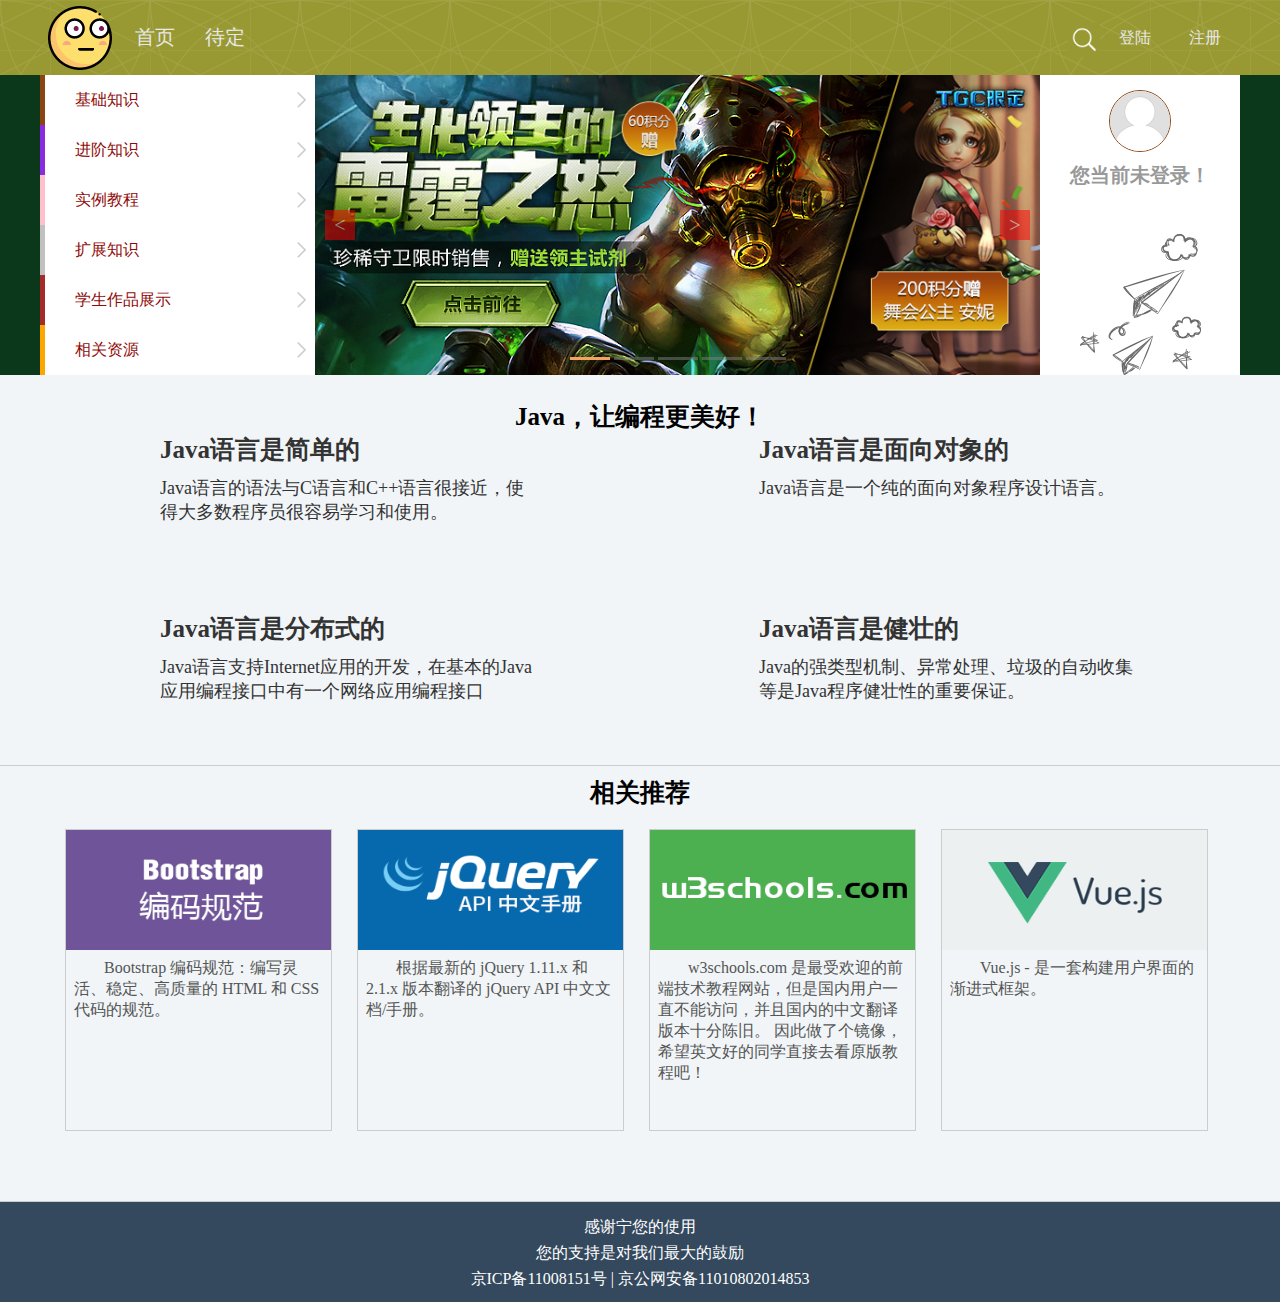
<file: index.html>
<!DOCTYPE html>
<html>
	<head>
		<meta charset="UTF-8">
		<link rel="icon" href="img/favicon.png"/>
		<link rel="stylesheet" type="text/css" href="css/header.css"/>
		<link rel="stylesheet" type="text/css" href="css/index-seciton.css"/>
		<link rel="stylesheet" type="text/css" href="css/mylunbo.css"/>
		<link rel="stylesheet" type="text/css" href="css/seciton-jieshao.css"/>
		<link rel="stylesheet" type="text/css" href="css/footer.css"/>
		<link rel="stylesheet" type="text/css" href="css/returnTop.css"/>
		<link rel="stylesheet" type="text/css" href="css/xiding.css"/>
		<script src="js/jquery-3.2.1.js" type="text/javascript" charset="utf-8"></script>
		<title>java专题学习网</title>
	</head>
	<body>
		<div class="header">
			 <div>
			 	  <div class="header-left"></div>
			 	  <!--登陆框部分-->
			 	  <div class="header-right">
			 	  	  <ul class="weidenglu">
			 	  	  	<li>
			 	  	  		<div class="header-yingying"></div>
			 	  	  		<a href="login.html">登陆</a>			 	  	  		
			 	  	  	</li>
			 	  	  	<li>
			 	  	  	    <div class="header-yingying"></div>
			 	  	  		<a href="register.html">注册</a>			 	  	  	
			 	  	  	</li>
			 	  	  </ul>
			 	  	  <ul class="yidenglu">
			 	  	  	   <li  class="qxsy" >
				 	  	  	   	 <a href="#" title="权限使用"></a>
			 	  	  	   </li>
			 	  	  	   <li  class="grzx" >
				 	  	  	   	 <a href="#" title="个人中心"></a>
			 	  	  	   </li>
			 	  	  	   <li class="touxiang">
			 	  	  	   	  <div>
			 	  	  	   	  	 <img src="img/touxiang.jpg"/>
			 	  	  	   	  </div>
			 	  	  	   </li>
			 	  	  </ul>
			 	  </div>
			 	  <!--搜索框部分-->
			 	  <div class="header-center">
			 	  	   <span class="sousuobox-bt"></span>
			 	  	   <div class="sousuobox">
			 	  	   	   <i class="sousuobox-i"></i>
			 	  	   	   <input class="sousuobox-input" type="text" />  			 	  	   	   
			 	  	   </div>
			 	  	   
			 	  	   
			 	  </div>	
			 	  <!--多余部分-->
			 	  <div class="header-duoyu">
			 	  	   <ul>
			 	  	   	   <li>
			 	  	   	   	  <div class="header-yingying"></div>
			 	  	   	   	  <a href="#">首页</a>
			 	  	   	   </li>
			 	  	   	   <li>
			 	  	   	   	  <div class="header-yingying"></div>
			 	  	   	   	  <a href="#">待定</a>
			 	  	   	   </li>
			 	  	   </ul>
			 	  </div>
			 </div>
		</div>
		<script src="js/header.js" type="text/javascript" charset="utf-8"></script>
		<div class="section">
			<div class="huxifugai">
				 <ul>
				 	<li class="huxi-1"></li>
				 	<li class="huxi-2"></li>
				 	<li class="huxi-3"></li>
				 	<li class="huxi-4"></li>
				 	<li class="huxi-5"></li>
				 </ul>
			</div>
			<div class="section-context">
				 <div class="section-context-left">
				 	  <ul>
				 	  	<li>
				 	  		<a href="基础内容.html" target="_blank">基础知识</a>
				 	  		<span></span>
				 	  		<div class="daohang">
				 	  			<ul>
				 	  				<li><a href="基础内容.html#f1">Java 入门教程</a></li>
				 	  				<li><a href="基础内容.html#f2">Java 简介</a></li>
				 	  				<li><a href="基础内容.html#f3">Java 基础语法</a></li>
				 	  				<li><a href="基础内容.html#f5">Java 对象和类</a></li>
				 	  				<li><a href="基础内容.html#f11">Java 方法</a></li>
				 	  				<li><a href="基础内容.html#f12">Java 异常处理</a></li>
				 	  				<li>
				 	  					<span>更多请点击左侧总按钮</span>
				 	  				</li>
				 	  			</ul>
				 	  		</div>
				 	  	</li>
				 	  	<li>
				 	  		<a href="进阶内容.html" target="_blank">进阶知识</a>
				 	  		<span></span>
				 	  		<div class="daohang">
				 	  			  <ul>
				 	  			  	<li><a href="进阶内容.html#f1">Java 继承</a></li>
				 	  				<li><a href="进阶内容.html#f2">Java 重载与重写</a></li>
				 	  				<li><a href="进阶内容.html#f3">Java 多态</a></li>
				 	  				<li><a href="进阶内容.html#f4">Java 抽象类</a></li>
				 	  				<li><a href="进阶内容.html#f5">Java 封装</a></li>
				 	  				<li><a href="进阶内容.html#f6">Java 接口</a></li>
				 	  				<li>
				 	  					<span>更多请点击左侧总按钮</span>
				 	  				</li>
				 	  			  </ul>
				 	  		</div>
				 	  	</li>
				 	  	<li>
				 	  		<a href="#">实例教程</a>
				 	  		<span></span>
				 	  		<div>3</div>
				 	  	</li>
				 	  	<li>
				 	  		<a href="扩展知识.html" target="_blank">扩展知识</a>
				 	  		<span></span>
				 	  		<div class="daohang">
				 	  			<ul>
				 	  			  	<li><a href="扩展知识.html#f1">Java 基础类库</a></li>
				 	  				<li><a href="扩展知识.html#f2">Java Object类</a></li>
				 	  				<li><a href="扩展知识.html#f3">Java语言包(java.lang)简介</a></li>
				 	  				<li><a href="扩展知识.html#f4">Java 日期和时间类</a></li>
				 	  				<li><a href="扩展知识.html#f5">Java向量(Vector)及其应用</a></li>
				 	  				<li><a href="扩展知识.html#f6">Java哈希表及其应用</a></li>
				 	  				<li>
				 	  					<span>更多请点击左侧总按钮</span>
				 	  				</li>
				 	  			  </ul>
				 	  		</div>
				 	  	</li>
				 	  	<li>
				 	  		<a href="#">学生作品展示</a>
				 	  		<span></span>
				 	  		<div>5</div>
				 	  	</li>
				 	  	<li>
				 	  		<a href="#">相关资源</a>
				 	  		<span></span>
				 	  		<div>6</div>
				 	  	</li>
				 	  	
				 	  </ul>
				 </div>
				 <div class="section-context-center"></div>
				 <div class="section-context-right">
				 	  <div class="section-context-right-weidenglu">
				 	  	  <div>
				 	  	  	<img src="img/touxiang.jpg" alt="" />
				 	  	  </div>
				 	  	  
				 	  	  <h2>您当前未登录！</h2>
				 	  </div>
				 	  <div class="section-context-right-yidenglu">
				 	  	  <div>
				 	  	  	 <img src="img/touxiang.jpg" alt="" />
				 	  	  </div>
				 	  	  <p>欢迎，。。。。</p>
				 	  	  <p>您当前的登身份是</p>
				 	  	  <p>。。。。。</p>
				 	  </div>
				 </div>
				 
			</div>
		</div>
		<script src="js/mylunbo.js" type="text/javascript" charset="utf-8"></script>
		<script src="js/index-section.js" type="text/javascript" charset="utf-8"></script>
		<!--介绍优点部分-->
		<div class="jieshao">
			<div>
				 <h2>Java，让编程更美好！</h2>
				 <ul>
				 	<li>
				 		 <h2>Java语言是简单的</h2>
				 		 <p>
				 		 	Java语言的语法与C语言和C++语言很接近，使得大多数程序员很容易学习和使用。
		
				 		 </p>
				 	</li>
				 	<li>
				 		 <h2>Java语言是面向对象的</h2>
				 		 <p>
				 		 	Java语言是一个纯的面向对象程序设计语言。
				 		 </p>
				 	</li>
				 	<li>
				 		 <h2>Java语言是分布式的</h2>
				 		 <p>
				 		 	Java语言支持Internet应用的开发，在基本的Java应用编程接口中有一个网络应用编程接口
				 		 </p>
				 	</li>
				 	<li>
				 		 <h2>Java语言是健壮的</h2>
				 		 <p>
				 		 	Java的强类型机制、异常处理、垃圾的自动收集等是Java程序健壮性的重要保证。
				 		 </p>
				 	</li>
				 	
				 </ul>
			</div>
		</div>
		<div class="tuijian">
			<div> 
				  <h2>相关推荐</h2>
				  <ul>
				  	<li>
				  		<a href="http://codeguide.bootcss.com/">
				  		    <img src="img/tuijian/bootstrap.png"/>
				  		    <div>
				  		    	<p>
				  		    		Bootstrap 编码规范：编写灵活、稳定、高质量的 HTML 和 CSS 代码的规范。
				  		    	</p>
				  		    </div>
				  	    </a>
				  	</li>
				  	<li><a href="http://www.jquery123.com/">
				  		<img src="img/tuijian/jquery.png"/>
				  		    <div>
				  		    	<p>
				  		    		根据最新的 jQuery 1.11.x 和 2.1.x 版本翻译的 jQuery API 中文文档/手册。
				  		    	</p>
				  		    </div>
				  	</a>
				  	</li>
				  	<li><a href="http://w3schools.bootcss.com/default.html">
				  		<img src="img/tuijian/w3schools.png"/>
				  		    <div>
				  		    	<p>
				  		    		w3schools.com 是最受欢迎的前端技术教程网站，但是国内用户一直不能访问，并且国内的中文翻译版本十分陈旧。
				  		    		因此做了个镜像，希望英文好的同学直接去看原版教程吧！
				  		    	</p>
				  		    </div>
				  	</a></li>
				  	<li><a href="https://vuejs.bootcss.com/">
				  		<img src="img/tuijian/vuejs.png"/>
				  		    <div>
				  		    	<p>
				  		    		Vue.js - 是一套构建用户界面的渐进式框架。
				  		    	</p>
				  		    </div>
				  	</a></li>
				  	
				  </ul>
			</div>
		</div>
		<div class="footer">
			<div>
				<p>感谢宁您的使用</p>
				<p>
					您的支持是对我们最大的鼓励
				</p>
				<p>
					<a href="http://www.miibeian.gov.cn/" target="_blank">京ICP备11008151号</a>
					 | 京公网安备11010802014853
				</p>
			</div>
		</div>

	    
	    <!--返回顶部组件-->
	    <script src="js/returnTop.js" type="text/javascript" charset="utf-8"></script>
	    <!--吸顶组件-->
	    <div class="xiding">
	    	 <div class="xiding-fugai"></div>
		 	 <div class="xiding-context">
		 	 	<div>
		 	 		<div class="xiding-logo">
		 	 		
			 	 	</div>
			 	 	<div class="xiding-sousuobox">
			 	 		  <input type="text" name="" id="" placeholder="搜索一下" />
			 	 		  <span>
			 	 		  	  搜索
			 	 		  </span>
			 	 	</div>
		 	 	</div>
		 	 </div>
	    </div>
        <script src="js/xiding.js" type="text/javascript" charset="utf-8"></script>
	</body>
</html>
</file>
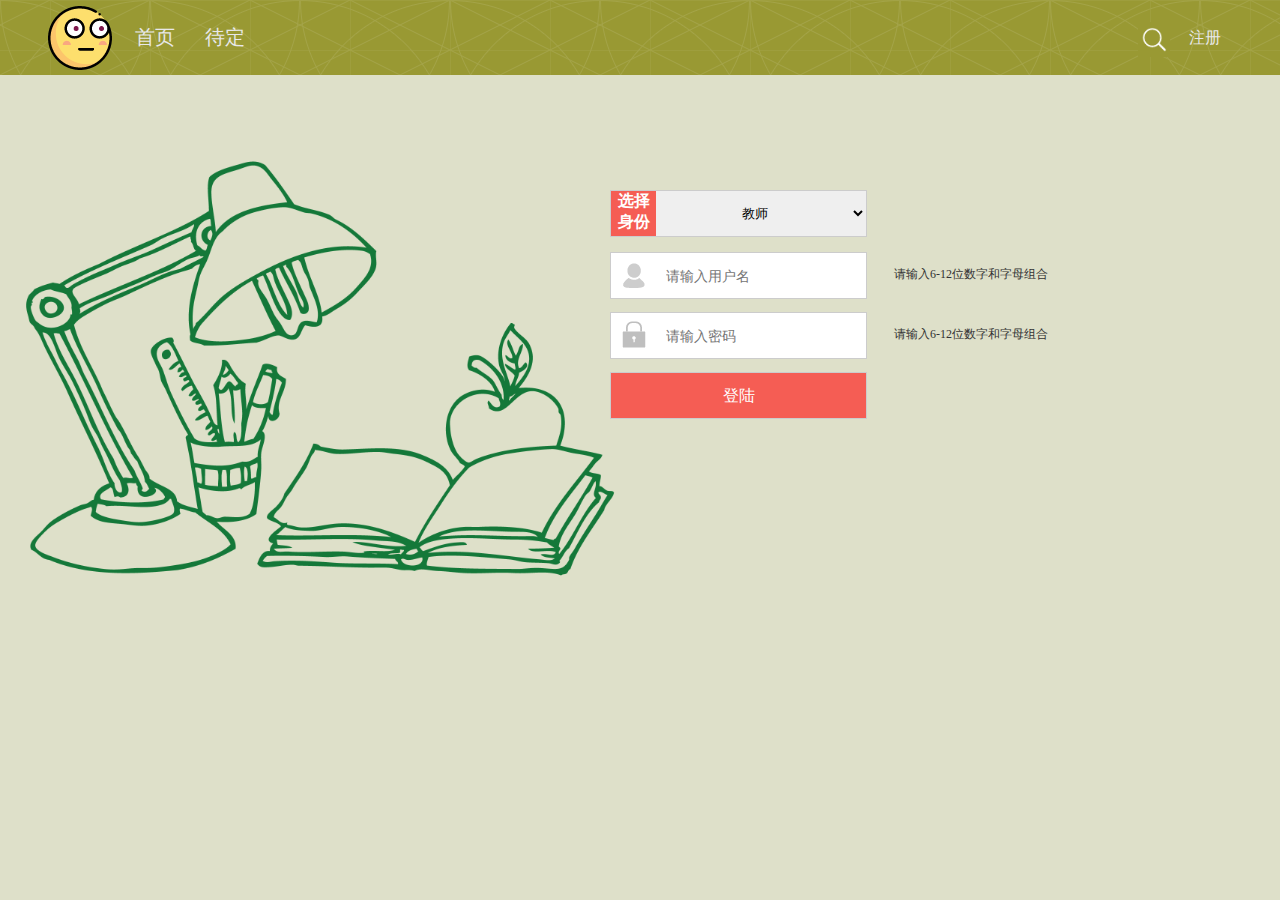
<file: login.html>
<!DOCTYPE html>
<html>
	<head>
		<meta charset="UTF-8">
		<title>登陆页面</title>
		<link rel="icon" href="img/favicon.png"/>
		<link rel="stylesheet" type="text/css" href="css/header.css"/>
		<script src="js/jquery-3.2.1.js" type="text/javascript" charset="utf-8"></script>
		<link rel="stylesheet" type="text/css" href="css/login-section.css"/>
	</head>
	<body>
		<div class="header">
			 <div>
			 	  <div class="header-left"></div>
			 	  <!--登陆框部分-->
			 	  <div class="header-right">
			 	  	  <ul class="weidenglu">
			 	  	  	<li>
			 	  	  	    <div class="header-yingying"></div>
			 	  	  		<a href="register.html">注册</a>
			 	  	  	</li>
			 	  	  </ul>
			 	  </div>
			 	  <!--搜索框部分-->
			 	  <div class="header-center">
			 	  	   <span class="sousuobox-bt"></span>
			 	  	   <div class="sousuobox">
			 	  	   	   <i class="sousuobox-i"></i>
			 	  	   	   <input class="sousuobox-input" type="text" />
			 	  	   </div>


			 	  </div>
			 	  <!--多余部分-->
			 	  <div class="header-duoyu">
			 	  	   <ul>
			 	  	   	   <li>
			 	  	   	   	  <div class="header-yingying"></div>
			 	  	   	   	  <a href="index.html">首页</a>
			 	  	   	   </li>
			 	  	   	   <li>
			 	  	   	   	  <div class="header-yingying"></div>
			 	  	   	   	  <a href="#">待定</a>
			 	  	   	   </li>
			 	  	   </ul>
			 	  </div>
			 </div>
		</div>
		<!---->
		<div class="section">
			  <div id="loginbox">
			  	   <div class="tianru choose">
			  	   	    <strong>选择身份</strong>
			  	   	    <select name="">
			  	   	    	<option value="1">教师</option>
			  	   	    	<option value="2">学生</option>
			  	   	    </select>
			  	   </div>
			  	   <div class="tianru  name">
			  	   	   <div class="tianru  left">
			  	   	   	   <span></span>
			  	   	   	   <input type="text" placeholder="请输入用户名" />
			  	   	   </div>
			  	   	   <div class="tianru  right">
			  	   	   	     <p class="normal">请输入6-12位数字和字母组合</p>
			 	   	   	     <p class="right">用户名格式正确</p>
			 	             <p class="err">姓名组合错误，请输入6-12位数字和字母组合</p>
			 	             <p class="err2">不能为空哦！</p>
			  	   	   </div>
			  	   </div>
			  	   <div class="tianru password">
			  	   	    <div class="tianru  left">
			  	   	    	 <span></span>
			  	   	   	     <input type="password" placeholder="请输入密码"/>
			  	   	    </div>
			  	   	    <div class="tianru  right">
			  	   	        <p class="normal">请输入6-12位数字和字母组合</p>
			 	   	   	    <p class="right" >密码格式正确</p>
			 	            <p class="err">密码格式错误，请输入6-12位数字或数字或字母组合</p>
			 	            <p class="err2">不能为空哦！</p>
			  	   	    </div>
			  	   </div>

			  	   <div class="bt">
			  	   	           登陆
			  	   </div>
			  </div>
		</div>
		<script src="js/login.js" type="text/javascript" charset="utf-8"></script>
	</body>
</html>
</file>
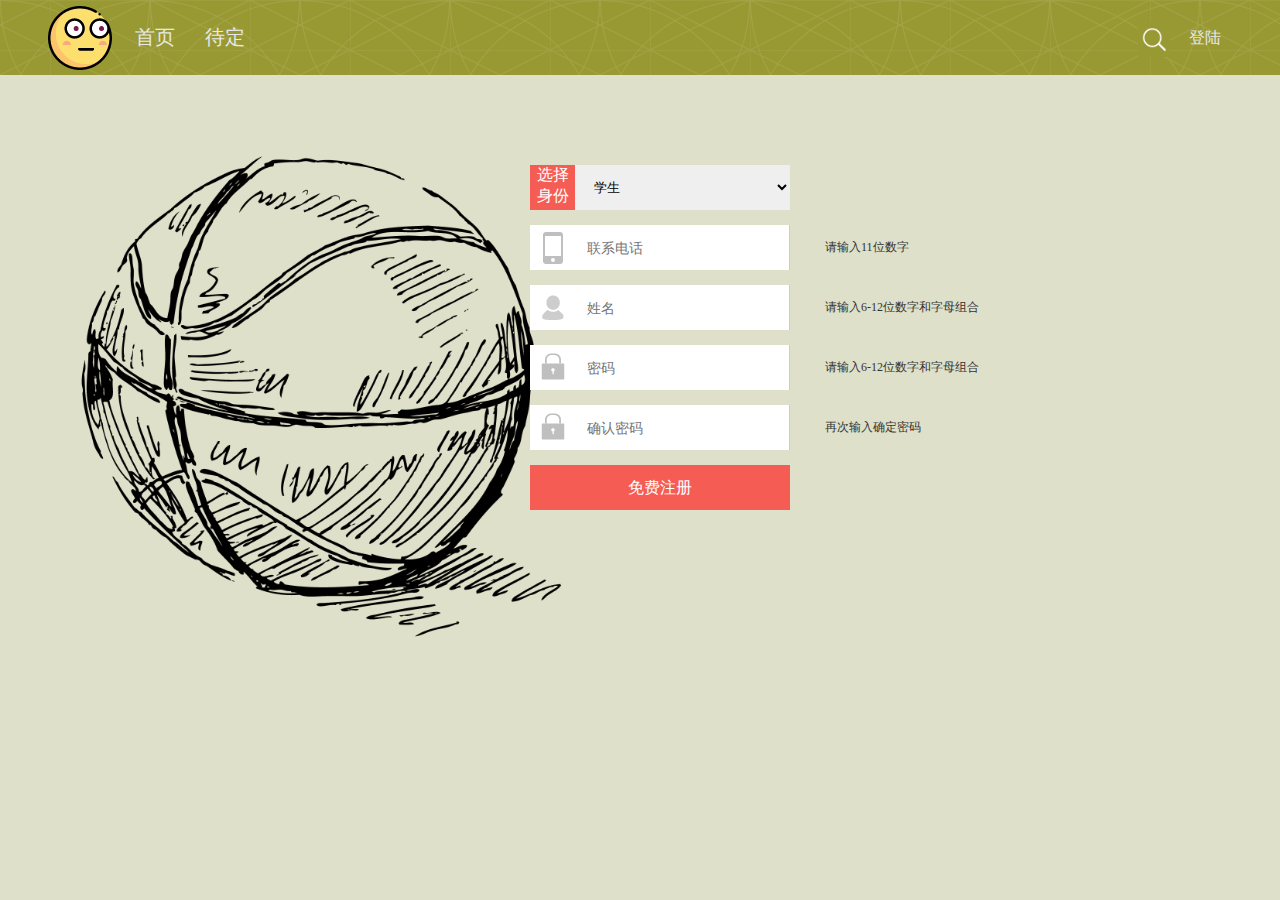
<file: register.html>
<!DOCTYPE html>
<html>
	<head>
		<meta charset="UTF-8">
		<title>注册页面</title>
		<link rel="icon" href="img/favicon.png"/>
		<link rel="stylesheet" type="text/css" href="css/header.css"/>
		<link rel="stylesheet" type="text/css" href="css/register-section.css"/>
		<script src="js/jquery-3.2.1.js" type="text/javascript" charset="utf-8"></script>
	</head>
	<body>
		<div class="header">
			 <div>
			 	  <div class="header-left"></div>
			 	  <!--登陆框部分-->
			 	  <div class="header-right">
			 	  	  <ul class="weidenglu">
			 	  	  	<li>
			 	  	  	    <div class="header-yingying"></div>
			 	  	  		<a href="login.html">登陆</a>
			 	  	  	</li>
			 	  	  </ul>
			 	  </div>
			 	  <!--搜索框部分-->
			 	  <div class="header-center">
			 	  	   <span class="sousuobox-bt"></span>
			 	  	   <div class="sousuobox">
			 	  	   	   <i class="sousuobox-i"></i>
			 	  	   	   <input class="sousuobox-input" type="text" />
			 	  	   </div>


			 	  </div>
			 	  <!--多余部分-->
			 	  <div class="header-duoyu">
			 	  	   <ul>
			 	  	   	   <li>
			 	  	   	   	  <div class="header-yingying"></div>
			 	  	   	   	  <a href="index.html">首页</a>
			 	  	   	   </li>
			 	  	   	   <li>
			 	  	   	   	  <div class="header-yingying"></div>
			 	  	   	   	  <a href="#">待定</a>
			 	  	   	   </li>
			 	  	   </ul>
			 	  </div>
			 </div>
		</div>
		<div class="seciton">
			 <div>
			 	   <div class="shenfen">
			 	   	     <div class="tubiao">
			 	   	     	 选择身份
			 	   	     </div>
			 	   	     <!--<input type="text" list="choose" placeholder="点击选择身份"/>
			 	   	     <datalist id="choose">
						 <option label="学生" value="1" />
						 <option label="教师" value="2" />
						</datalist>-->
						<select>
						  <option value="1">学生</option>
						  <option value="2">教师</option>
						</select>


			 	   </div>
			 	   <div class="telbox">
			 	   	   <div class="tubiao"></div>
			 	   	   <input type="text" placeholder="联系电话"/>
			 	   	   <div class="check">
			 	   	   	    <p class="normal">请输入11位数字</p>
			 	   	   	    <p class="right">电话格式正确</p>
			 	            <p class="err">电话格式错误，请输入11位数字</p>
			 	            <p class="err3">不能为空哦！</p>
			 	   	   </div>

			 	   </div>

			 	   <div class="namebox">
			 	   	   <div class="tubiao"></div>
			 	   	   <input type="text" placeholder="姓名"/>
			 	   	   <div class="check">
			 	   	   	     <p class="normal">请输入6-12位数字和字母组合</p>
			 	   	   	     <p class="right">姓名组合正确</p>
			 	            <p class="err">姓名组合错误，请输入6-12位数字和字母组合</p>
			 	             <p class="err3">不能为空哦！</p>
			 	   	   </div>
			 	   </div>

			 	   <div class="passbox">
			 	   	   <div class="tubiao"></div>
			 	   	   <input type="password" placeholder="密码"/>
			 	   	   <div class="check">
			 	   	   	    <p class="normal">请输入6-12位数字和字母组合</p>
			 	   	   	    <p class="right">密码格式正确</p>
			 	            <p class="err">密码格式错误，请输入6-12位数字或数字或字母组合</p>
			 	             <p class="err3">不能为空哦！</p>
			 	   	   </div>
			 	   </div>
			 	   <div class="passboxagin">
			 	   	   <div class="tubiao"></div>
			 	   	   <input type="password" placeholder="确认密码"/>
			 	   	   <div class="check">
			 	   	   	     <p class="normal">再次输入确定密码</p>
			 	   	   	     <p class="right">验证成功</p>
			 	             <p class="err2">密码格式不正确，请输入6-12位数字或字母组合</p>
			 	             <p class="err1">两次密码不一致</p>
			 	              <p class="err3">不能为空哦！</p>
			 	   	   </div>
			 	   </div>
			 	   <div style="border: none;">
			 	   	   <div class="bt" >
			 	   	   	   <span>免费注册</span>
			 	   	   </div>
			 	   </div>
			 </div>
		</div>
		<script src="js/register.js" type="text/javascript" charset="utf-8"></script>

	</body>
</html>
</file>
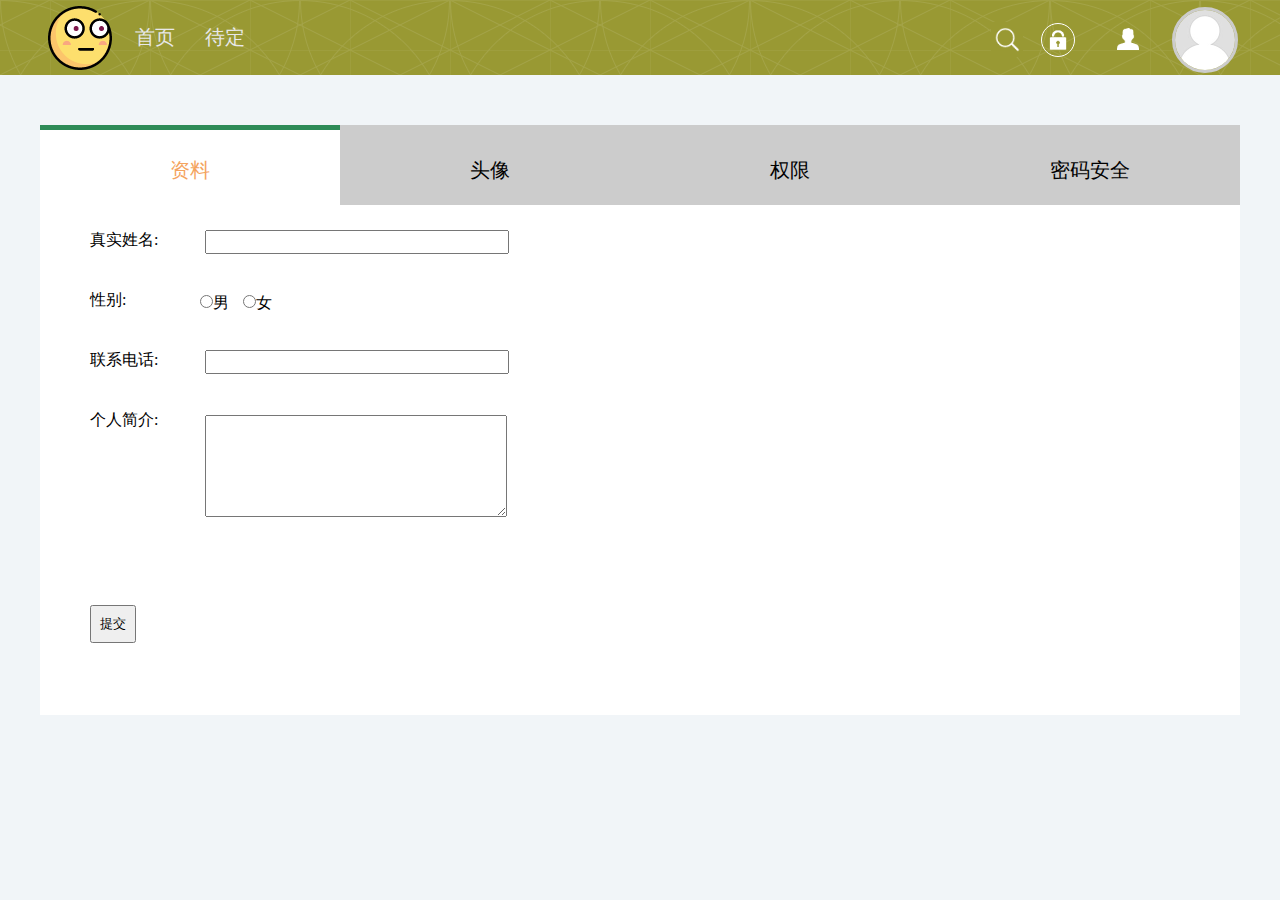
<file: 个人中心.html>
<!DOCTYPE html>
<html>
	<head>
		<meta charset="UTF-8">
		<title>个人中心</title>
		<link rel="icon" href="img/favicon.png"/>
		<link rel="stylesheet" type="text/css" href="css/grzx-setion.css"/>
		<link rel="stylesheet" type="text/css" href="css/grzx-head.css"/>
		<script src="js/jquery-3.2.1.js" type="text/javascript" charset="utf-8"></script>
	</head>
	<body>
		<div class="header">
			 <div>
			 	  <div class="header-left"></div>
			 	  <!--登陆框部分-->
			 	  <div class="header-right">
			 	  	  <ul class="yidenglu">
			 	  	  	   <li  class="qxsy" >
				 	  	  	   	 <a href="#" title="权限使用"></a>
			 	  	  	   </li>
			 	  	  	   <li  class="grzx" >
				 	  	  	   	 <a href="#" title="个人中心"></a>
			 	  	  	   </li>
			 	  	  	   <li class="touxiang">
			 	  	  	   	  <div>
			 	  	  	   	  	 <img src="img/touxiang.jpg"/>
			 	  	  	   	  </div>
			 	  	  	   </li>
			 	  	  </ul>
			 	  </div>
			 	  <!--搜索框部分-->
			 	  <div class="header-center">
			 	  	   <span class="sousuobox-bt"></span>
			 	  	   <div class="sousuobox">
			 	  	   	   <i class="sousuobox-i"></i>
			 	  	   	   <input class="sousuobox-input" type="text" />  			 	  	   	   
			 	  	   </div>
			 	  	   
			 	  	   
			 	  </div>	
			 	  <!--多余部分-->
			 	  <div class="header-duoyu">
			 	  	   <ul>
			 	  	   	   <li>
			 	  	   	   	  <div class="header-yingying"></div>
			 	  	   	   	  <a href="index.html">首页</a>
			 	  	   	   </li>
			 	  	   	   <li>
			 	  	   	   	  <div class="header-yingying"></div>
			 	  	   	   	  <a href="#">待定</a>
			 	  	   	   </li>
			 	  	   </ul>
			 	  </div>
			 </div>
		</div>
		<script src="js/grzx-head.js" type="text/javascript" charset="utf-8"></script>
        <div class="grzx-section">
              <div class="g-top">
              	 <ul>
              	 	<li class="xianshi">资料</li>
              	 	<li>头像</li>
              	 	<li>权限</li>
              	 	<li>密码安全</li>
              	 </ul>
              </div>
              <div class="g-body">
              	 <div class="ziliao">
              	 	<div class="ziliaobox">
              	 		 <div>
              	 		 	 <span>真实姓名:</span>
              	 		 	 <input type="text" />
              	 		 </div>
              	 		 <div>
              	 		 	<span>性别:</span>
              	 		 	<input type="radio" name="sex" id="sex" value="nan" />男
              	 		 	<input type="radio" name="sex" id="sex" value="nv" />女
              	 		 </div>
              	 		 <div>
              	 		 	<span>联系电话:</span>
              	 		 	<input type="text" name="" id="" />
              	 		 </div>
              	 		 <div style="height: 200px;">
              	 		 	<span>
              	 		 		个人简介:
              	 		 	</span>
                            <div>
                            	<textarea name="" rows="" cols=""></textarea>
                            </div>
              	 		 </div>
              	 		 <div id="">
              	 		 	<button>提交</button>
              	 		 </div>
              	 	</div>
              	 </div>
              	 <div class="touxiang">
              	    待开发
              	 </div>
              	 <div class="quanxian">
              	  待开发
              	 </div>
              	 <div class="mima">
              	     <div>
              	     	<span>原密码：</span>
              	     	<input type="password" />
              	     </div>
              	     <div>
              	     	<span>新密码：</span>
              	     	
              	       <input type="password" />
              	     </div>
              	     <div>
              	      <span>确认新密码：</span>
              	       <input type="password" />
              	     </div>
              	     <div>
              	     	<button>提交</button>
              	     </div>
              	 </div>
              </div>
        </div>
        <script src="js/grzx-section.js" type="text/javascript" charset="utf-8"></script>
	</body>
</html>
</file>
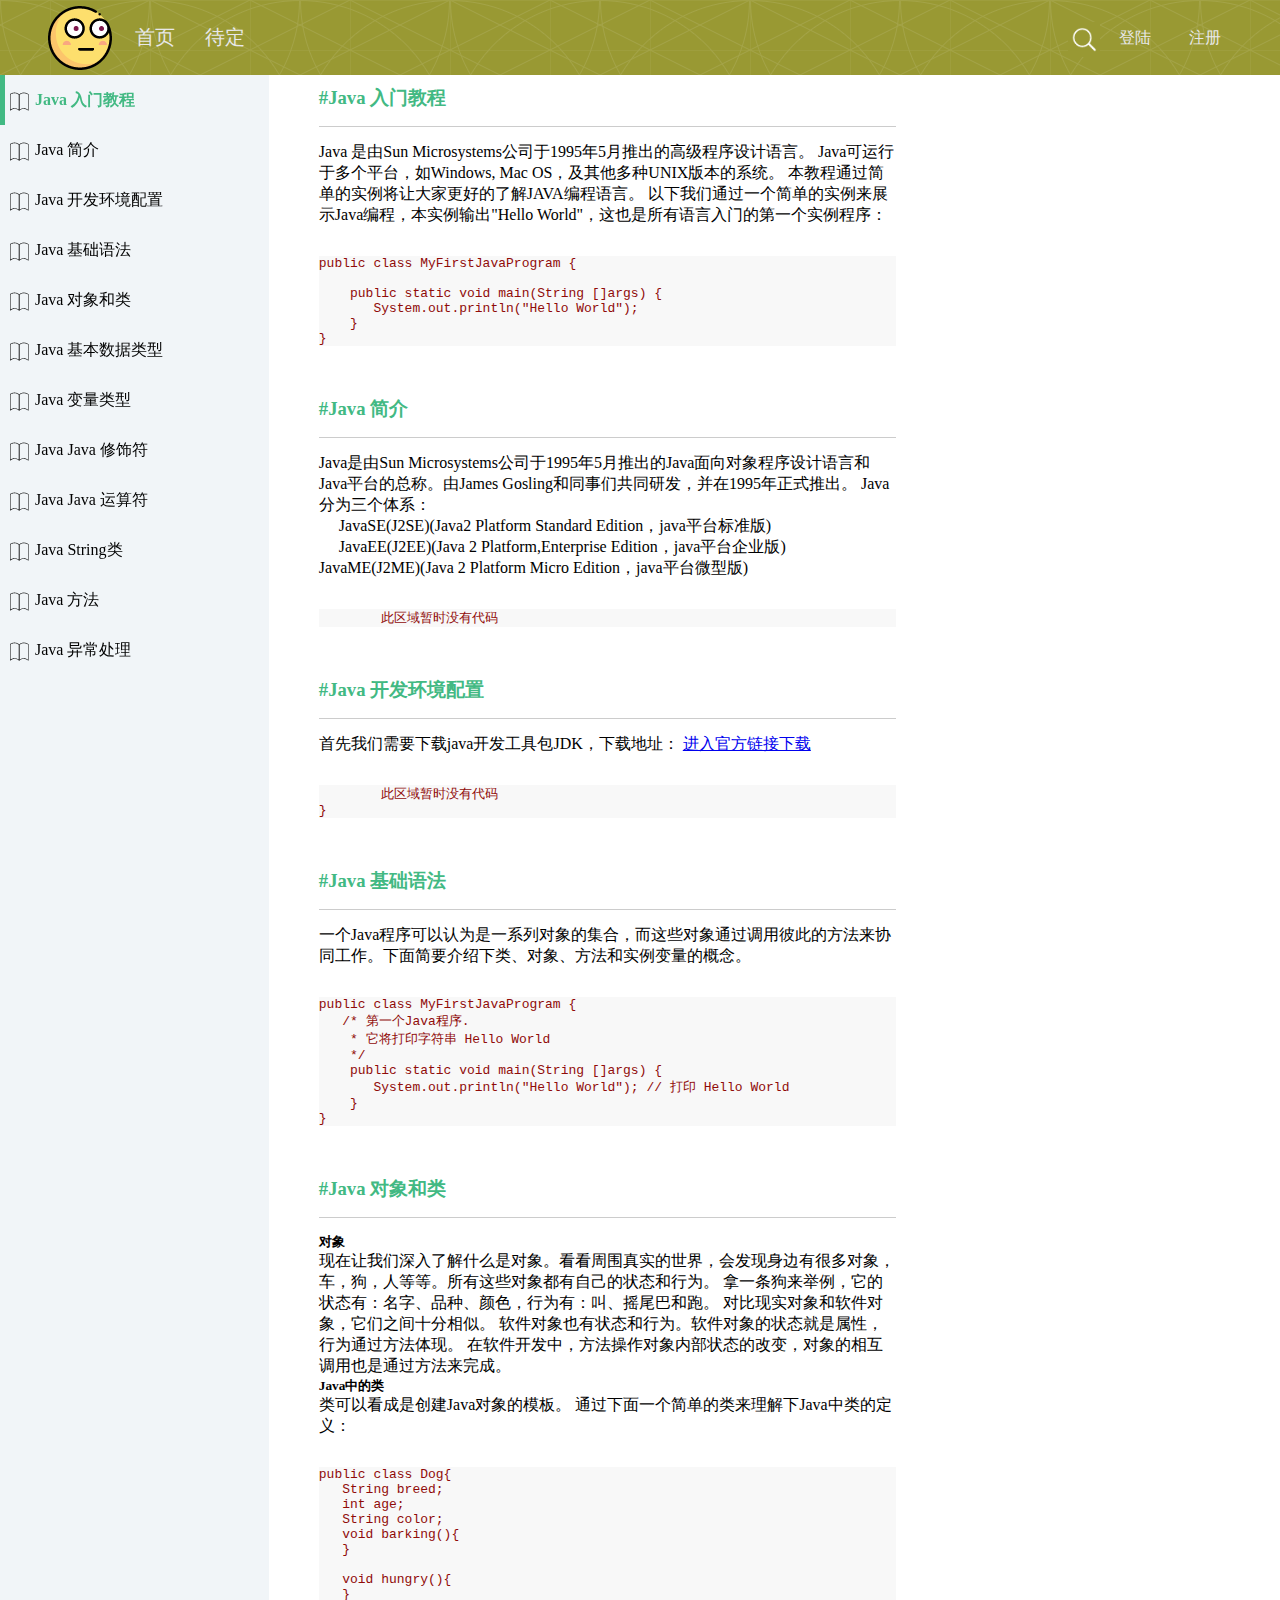
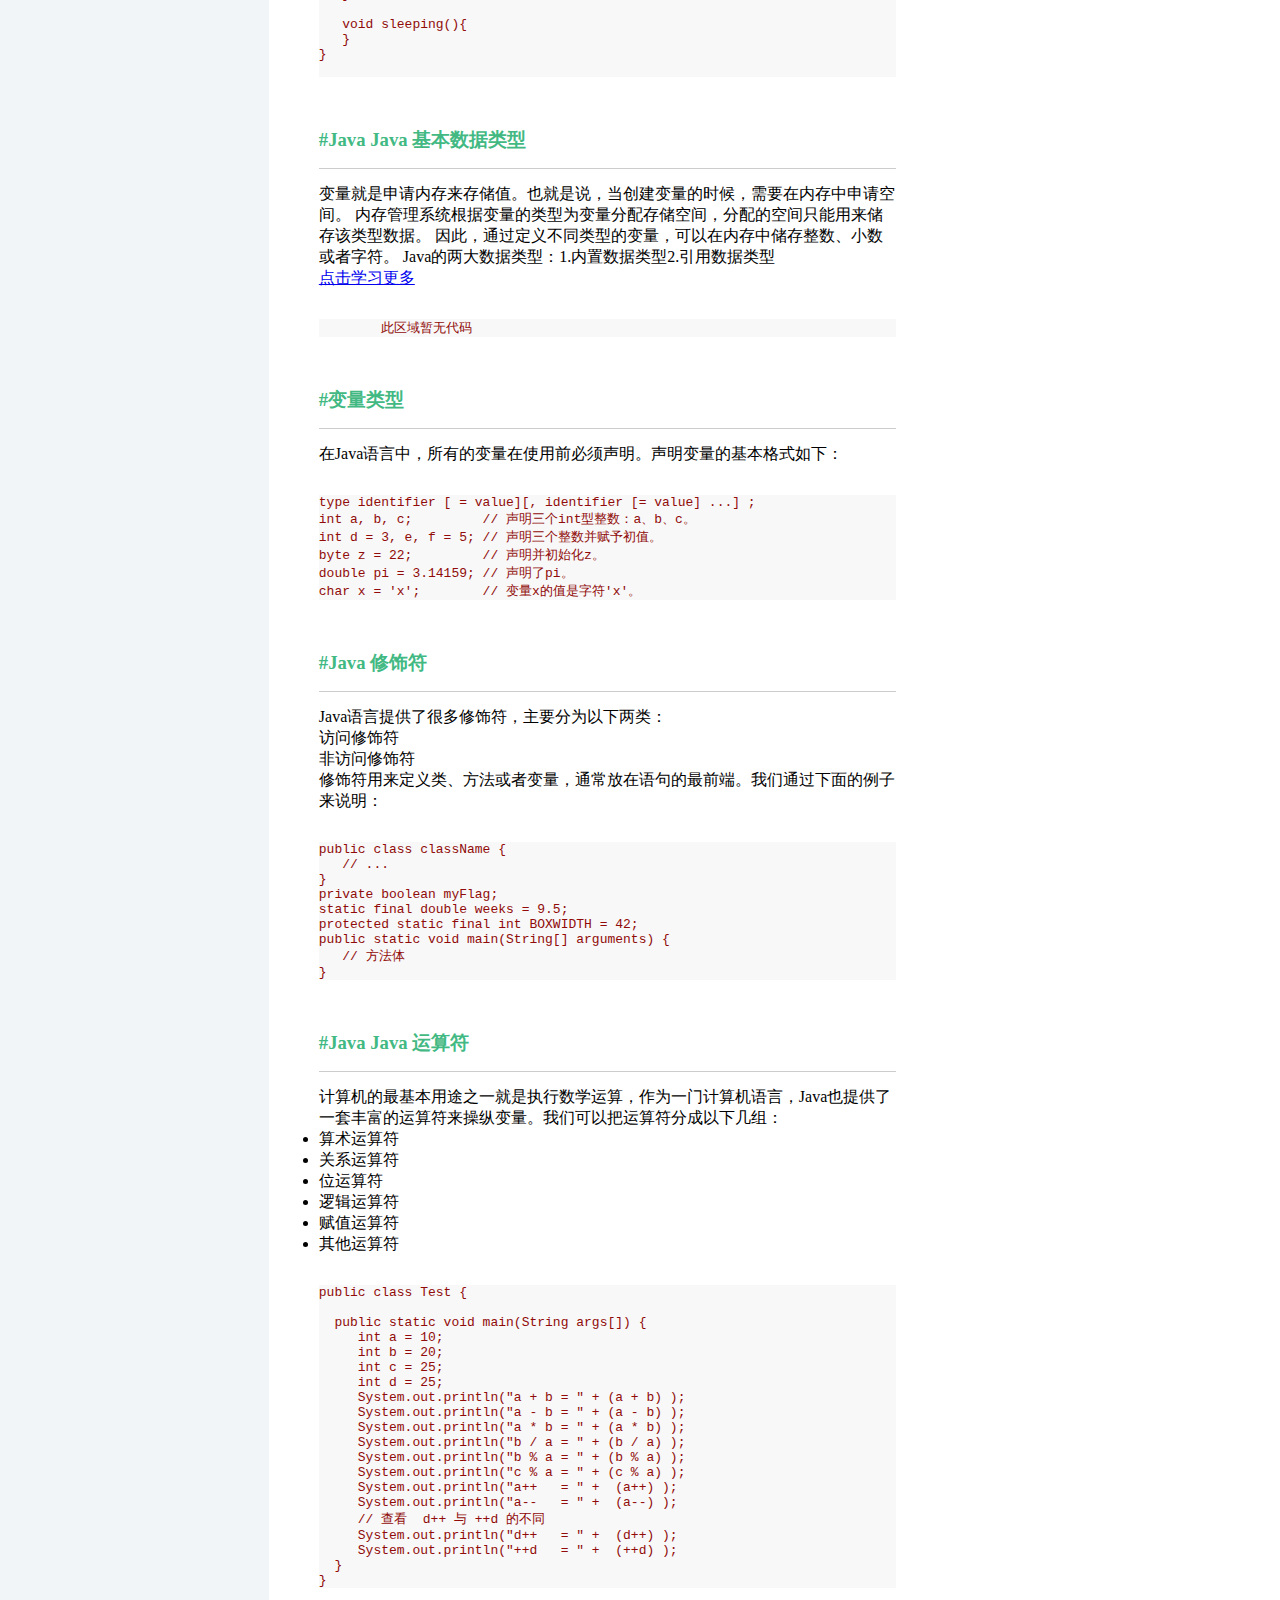
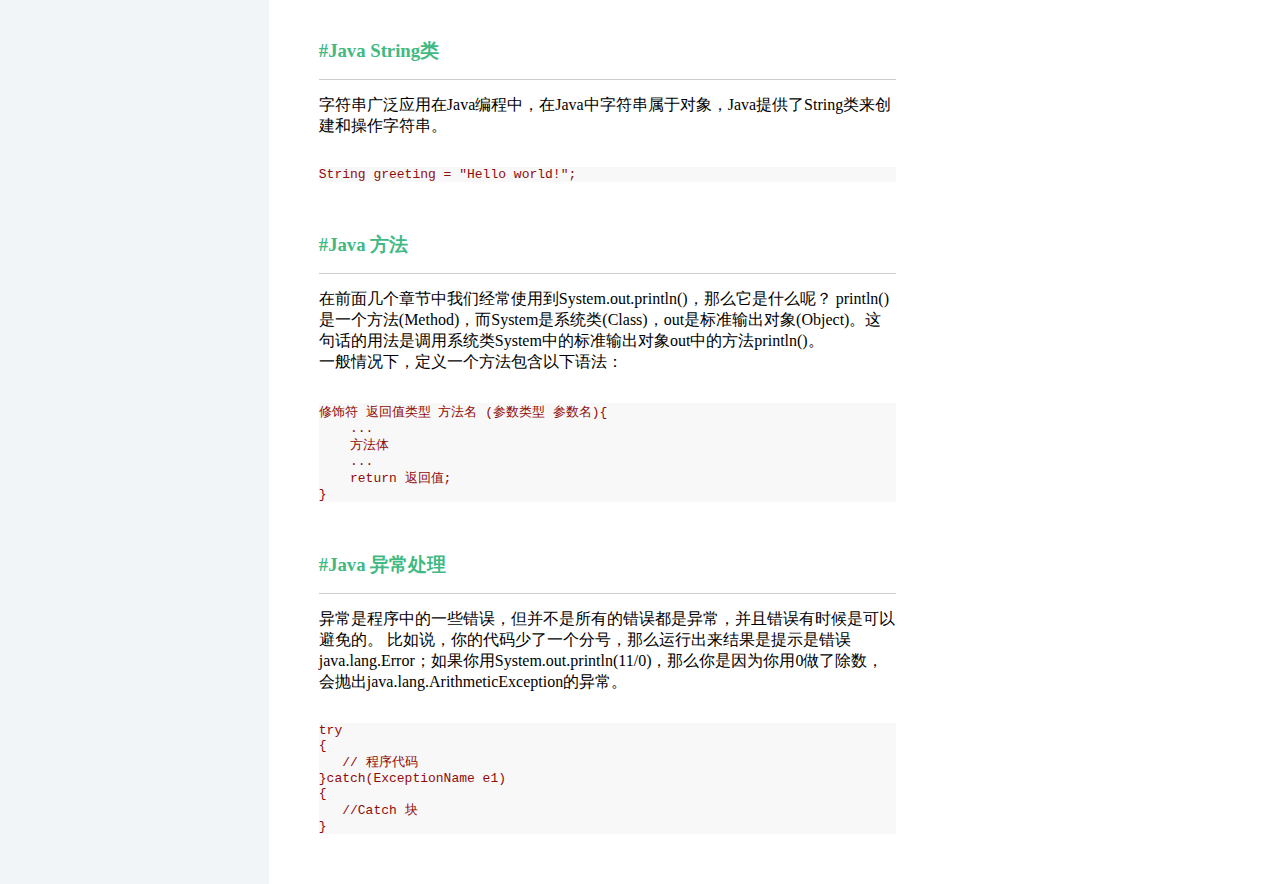
<file: 基础内容.html>
<!DOCTYPE html>
<html>
	<head>
		<meta charset="UTF-8">
		<link rel="icon" href="img/favicon.png"/>
		<link rel="stylesheet" type="text/css" href="css/header.css"/>
		<link rel="stylesheet" type="text/css" href="css/returnTop.css"/>
		<link rel="stylesheet" type="text/css" href="css/resource-section.css"/>
		<script src="js/jquery-3.2.1.js" type="text/javascript" charset="utf-8"></script>
		<title>基础内容</title>
	</head>
	<body>
		<div class="header">
			 <div>
			 	  <div class="header-left"></div>
			 	  <!--登陆框部分-->
			 	  <div class="header-right">
			 	  	  <ul class="weidenglu">
			 	  	  	<li>
			 	  	  		<div class="header-yingying"></div>
			 	  	  		<a href="login.html">登陆</a>			 	  	  		
			 	  	  	</li>
			 	  	  	<li>
			 	  	  	    <div class="header-yingying"></div>
			 	  	  		<a href="register.html">注册</a>			 	  	  	
			 	  	  	</li>
			 	  	  </ul>
			 	  	  <ul class="yidenglu">
			 	  	  	   <li  class="qxsy" >
				 	  	  	   	 <a href="#" title="权限使用"></a>
			 	  	  	   </li>
			 	  	  	   <li  class="grzx" >
				 	  	  	   	 <a href="#" title="个人中心"></a>
			 	  	  	   </li>
			 	  	  	   <li class="touxiang">
			 	  	  	   	  <div>
			 	  	  	   	  	 <img src="img/touxiang.jpg"/>
			 	  	  	   	  </div>
			 	  	  	   </li>
			 	  	  </ul>
			 	  </div>
			 	  <!--搜索框部分-->
			 	  <div class="header-center">
			 	  	   <span class="sousuobox-bt"></span>
			 	  	   <div class="sousuobox">
			 	  	   	   <i class="sousuobox-i"></i>
			 	  	   	   <input class="sousuobox-input" type="text" />  			 	  	   	   
			 	  	   </div>
			 	  	   
			 	  	   
			 	  </div>	
			 	  <!--多余部分-->
			 	  <div class="header-duoyu">
			 	  	   <ul>
			 	  	   	   <li>
			 	  	   	   	  <div class="header-yingying"></div>
			 	  	   	   	  <a href="index.html">首页</a>
			 	  	   	   </li>
			 	  	   	   <li>
			 	  	   	   	  <div class="header-yingying"></div>
			 	  	   	   	  <a href="index.html">待定</a>
			 	  	   	   </li>
			 	  	   </ul>
			 	  </div>
			 </div>
		</div>
		<script src="js/header.js" type="text/javascript" charset="utf-8"></script>	
		<!--头部的傀儡-->
		<div class="kuilei"></div>
		<!--内容部分-->
		<div class="section">
			 <div class="section-left">
			 	 <div>
			 	 	<ul>
			 	 		<li><a href="#f1" class="dianji" >Java 入门教程</a></li>
			 	 		<li><a href="#f2">Java 简介</a></li>
			 	 		<li><a href="#f3">Java 开发环境配置</a></li>
			 	 		<li><a href="#f4">Java 基础语法</a></li>
			 	 		<li><a href="#f5">Java 对象和类</a></li>
			 	 		<li><a href="#f6">Java 基本数据类型</a></li>
			 	 		<li><a href="#f7">Java 变量类型</a></li>
			 	 		<li><a href="#f8">Java Java 修饰符</a></li>
			 	 		<li><a href="#f9">Java Java 运算符</a></li>
			 	 		<li><a href="#f10">Java String类</a></li>
			 	 		<li><a href="#f11">Java 方法</a></li>
			 	 		<li><a href="#f12">Java 异常处理</a></li>
			 	 		
			 	 	</ul>
			 	 </div>
			 </div>
			 <div class="section-right">
			 	  <div id="f1" class="neirongkuai">
			 	  	 <div class="biaoti">
			 	  	 	  <h3>#Java 入门教程</h3>
			 	  	 </div>
			 	  	 <div class="jieshi">
			 	  	 	  <p>
			 	  	 	  	   Java 是由Sun Microsystems公司于1995年5月推出的高级程序设计语言。
							Java可运行于多个平台，如Windows, Mac OS，及其他多种UNIX版本的系统。
							本教程通过简单的实例将让大家更好的了解JAVA编程语言。
							以下我们通过一个简单的实例来展示Java编程，本实例输出"Hello World"，这也是所有语言入门的第一个实例程序：
			 	  	 	  </p>
			 	  	 </div>
			 	  	 <div class="daima">
<pre>public class MyFirstJavaProgram {

    public static void main(String []args) {
       System.out.println("Hello World");
    }
} 
</pre>
						
			 	  	 </div>
			 	  </div>
<!----------------------f2------------------->
			 	  <div id="f2" class="neirongkuai">
			 	  	 <div class="biaoti">
			 	  	 	  <h3>#Java 简介</h3>
			 	  	 </div>
			 	  	 <div class="jieshi">
			 	  	 	  <p>
			 	  	 	  	  Java是由Sun Microsystems公司于1995年5月推出的Java面向对象程序设计语言和Java平台的总称。由James Gosling和同事们共同研发，并在1995年正式推出。
                              Java分为三个体系：
			 	  	 	  </p>
			 	  	 	  <p  style="text-indent: 20px;">JavaSE(J2SE)(Java2 Platform Standard Edition，java平台标准版)</p>
			 	  	 	  <p style="text-indent: 20px;">JavaEE(J2EE)(Java 2 Platform,Enterprise Edition，java平台企业版)</p>
			 	  	 	  <p >JavaME(J2ME)(Java 2 Platform Micro Edition，java平台微型版)</p>
			 	  	 </div>
			 	  	 <div class="daima">
<pre>
	此区域暂时没有代码
</pre>
						
			 	  	 </div>
			 	  </div>

<!----------------------f3------------------->
			 	  <div id="f3" class="neirongkuai">
			 	  	 <div class="biaoti">
			 	  	 	  <h3>#Java 开发环境配置</h3>
			 	  	 </div>
			 	  	 <div class="jieshi">
			 	  	 	  <p>
			 	  	 	  	   首先我们需要下载java开发工具包JDK，下载地址：
			 	  	 	  	 <a href="http://www.oracle.com/technetwork/java/javase/downloads/index.html
">进入官方链接下载</a>
			 	  	 	  </p>
			 	  	 </div>
			 	  	 <div class="daima">
<pre>
	此区域暂时没有代码
} 
</pre>
						
			 	  	 </div>
			 	  </div>

<!----------------------f4------------------->
			 	  <div id="f4" class="neirongkuai">
			 	  	 <div class="biaoti">
			 	  	 	  <h3>#Java 基础语法</h3>
			 	  	 </div>
			 	  	 <div class="jieshi">
			 	  	 	  <p>
			 	  	 	  	  一个Java程序可以认为是一系列对象的集合，而这些对象通过调用彼此的方法来协同工作。下面简要介绍下类、对象、方法和实例变量的概念。
			 	  	 	  </p>
			 	  	 </div>
			 	  	 <div class="daima">
<pre>
public class MyFirstJavaProgram {
   /* 第一个Java程序.  
    * 它将打印字符串 Hello World
    */
    public static void main(String []args) {
       System.out.println("Hello World"); // 打印 Hello World
    }
} 
</pre>
						
			 	  	 </div>
			 	  </div>
			 	  
			  <!-----------f5------------------------------>
			 	  <div id="f5" class="neirongkuai">
			 	  	 <div class="biaoti">
			 	  	 	  <h3>#Java 对象和类</h3>
			 	  	 </div>
			 	  	 <div class="jieshi">
			 	  	 	  <h5>对象</h5>
			 	  	 	  <p>
			 	  	 	  	   现在让我们深入了解什么是对象。看看周围真实的世界，会发现身边有很多对象，车，狗，人等等。所有这些对象都有自己的状态和行为。
							拿一条狗来举例，它的状态有：名字、品种、颜色，行为有：叫、摇尾巴和跑。
							对比现实对象和软件对象，它们之间十分相似。
							软件对象也有状态和行为。软件对象的状态就是属性，行为通过方法体现。
							在软件开发中，方法操作对象内部状态的改变，对象的相互调用也是通过方法来完成。
			 	  	 	  </p>
			 	  	 	  <h5>Java中的类</h5>
			 	  	 	  <p>
			 	  	 	  	类可以看成是创建Java对象的模板。
			 	  	 	  	通过下面一个简单的类来理解下Java中类的定义：
			 	  	 	  </p>
			 	  	 </div>
			 	  	 <div class="daima">
<pre>public class Dog{
   String breed;
   int age;
   String color;
   void barking(){
   }
   
   void hungry(){
   }
   
   void sleeping(){
   }
}

</pre>
						
			 	  	 </div>
			 	 </div>
       <!------------------f6----------------------->
			 	  <div id="f6" class="neirongkuai">
			 	  	 <div class="biaoti">
			 	  	 	  <h3>#Java Java 基本数据类型</h3>
			 	  	 </div>
			 	  	 <div class="jieshi">
			 	  	 	  <p>
			 	  	 	  	         变量就是申请内存来存储值。也就是说，当创建变量的时候，需要在内存中申请空间。
								内存管理系统根据变量的类型为变量分配存储空间，分配的空间只能用来储存该类型数据。
								因此，通过定义不同类型的变量，可以在内存中储存整数、小数或者字符。
								Java的两大数据类型：1.内置数据类型2.引用数据类型							
			 	  	 	  </p>
			 	  	 	  <p>
			 	  	 	    <a href="https://www.w3cschool.cn/java/java-basic-datatypes.html">点击学习更多</a>
			 	  	 	  </p>
			
			 	  	 </div>
			 	  	 <div class="daima">
<pre>
	此区域暂无代码
</pre>
						
			 	  	 </div>
			 	  </div>
		 <!-----------------f7------------------------>	 	  
			 	  <div id="f7" class="neirongkuai">
			 	  	 <div class="biaoti">
			 	  	 	  <h3>#变量类型</h3>
			 	  	 </div>
			 	  	 <div class="jieshi">
			 	  	 	  <p>
			 	  	 	  	 在Java语言中，所有的变量在使用前必须声明。声明变量的基本格式如下：
			 	  	 	  </p>
			 	  	 </div>
			 	  	 <div class="daima">
<pre>type identifier [ = value][, identifier [= value] ...] ;
int a, b, c;         // 声明三个int型整数：a、b、c。
int d = 3, e, f = 5; // 声明三个整数并赋予初值。
byte z = 22;         // 声明并初始化z。
double pi = 3.14159; // 声明了pi。
char x = 'x';        // 变量x的值是字符'x'。
</pre>
						
			 	  	 </div>
			 	  </div>
			 <!-----------------------------------------> 	  
			 	  <div id="f8" class="neirongkuai">
			 	  	 <div class="biaoti">
			 	  	 	  <h3>#Java 修饰符</h3>
			 	  	 </div>
			 	  	 <div class="jieshi">
			 	  	 	  <p>
			 	  	 	  	Java语言提供了很多修饰符，主要分为以下两类：
			 	  	 	  </p>
			 	  	 	  <p>访问修饰符</p>
			 	  	 	  <p>非访问修饰符</p>
			 	  	 	  <p>修饰符用来定义类、方法或者变量，通常放在语句的最前端。我们通过下面的例子来说明：</p>
			 	  	 </div>
			 	  	 <div class="daima">
<pre>
public class className {
   // ...
}
private boolean myFlag;
static final double weeks = 9.5;
protected static final int BOXWIDTH = 42;
public static void main(String[] arguments) {
   // 方法体
}
</pre>
						
			 	  	 </div>
			 	  </div>
			 	  
		 <!---------------f9-------------------------->	 	  
			 	  <div id="f9" class="neirongkuai">
			 	  	 <div class="biaoti">
			 	  	 	  <h3>#Java Java 运算符</h3>
			 	  	 </div>
			 	  	 <div class="jieshi">
			 	  	 	  <p>
			 	  	 	  	  计算机的最基本用途之一就是执行数学运算，作为一门计算机语言，Java也提供了一套丰富的运算符来操纵变量。我们可以把运算符分成以下几组：
			 	  	 	  </p>
			 	  	 	  <ul>
			 	  	 	  	<li>算术运算符</li>
			 	  	 	  	<li>关系运算符</li>
			 	  	 	  	<li>位运算符</li>
			 	  	 	  	<li>逻辑运算符</li>
			 	  	 	  	<li>赋值运算符</li>
			 	  	 	  	<li>其他运算符</li>
			 	  	 	  </ul>
			 	  	 </div>
			 	  	 <div class="daima">
<pre>
public class Test {

  public static void main(String args[]) {
     int a = 10;
     int b = 20;
     int c = 25;
     int d = 25;
     System.out.println("a + b = " + (a + b) );
     System.out.println("a - b = " + (a - b) );
     System.out.println("a * b = " + (a * b) );
     System.out.println("b / a = " + (b / a) );
     System.out.println("b % a = " + (b % a) );
     System.out.println("c % a = " + (c % a) );
     System.out.println("a++   = " +  (a++) );
     System.out.println("a--   = " +  (a--) );
     // 查看  d++ 与 ++d 的不同
     System.out.println("d++   = " +  (d++) );
     System.out.println("++d   = " +  (++d) );
  }
} 
</pre>
						
			 	  	 </div>
			 	  </div>
			 	  
		<!---------------f10-------------------------->
			 	  
			 	  <div id="f10" class="neirongkuai">
			 	  	 <div class="biaoti">
			 	  	 	  <h3>#Java String类</h3>
			 	  	 </div>
			 	  	 <div class="jieshi">
			 	  	 	  <p>
			 	  	 	  	  字符串广泛应用在Java编程中，在Java中字符串属于对象，Java提供了String类来创建和操作字符串。
			 	  	 	  </p>
			 	  	 	  <p>
			 	  	 	  	
			 	  	 	  </p>
			 	  	 </div>
			 	  	 <div class="daima">
<pre>
String greeting = "Hello world!";
</pre>
						
			 	  	 </div>
			 	  </div>
			 	  
			 	  
			 <!---------------f11-------------------------->	  
			 	  <div id="f11" class="neirongkuai">
			 	  	 <div class="biaoti">
			 	  	 	  <h3>#Java 方法</h3>
			 	  	 </div>
			 	  	 <div class="jieshi">
			 	  	 	  <p>
			 	  	 	  	   在前面几个章节中我们经常使用到System.out.println()，那么它是什么呢？
                             println()是一个方法(Method)，而System是系统类(Class)，out是标准输出对象(Object)。这句话的用法是调用系统类System中的标准输出对象out中的方法println()。
			 	  	 	  </p>
			 	  	 	  <p>
			 	  	 	  	一般情况下，定义一个方法包含以下语法：
			 	  	 	  </p>
			 	  	 </div>
			 	  	 <div class="daima">
<pre>
修饰符 返回值类型 方法名 (参数类型 参数名){
    ...
    方法体
    ...
    return 返回值;
}
</pre>
						
			 	  	 </div>
			 	  </div>
			 <!---------------f12-------------------------->	  
			 	  <div id="f11" class="neirongkuai">
			 	  	 <div class="biaoti">
			 	  	 	  <h3>#Java 异常处理</h3>
			 	  	 </div>
			 	  	 <div class="jieshi">
			 	  	 	  <p>
			 	  	 	  	  异常是程序中的一些错误，但并不是所有的错误都是异常，并且错误有时候是可以避免的。
                                                                        比如说，你的代码少了一个分号，那么运行出来结果是提示是错误java.lang.Error；如果你用System.out.println(11/0)，那么你是因为你用0做了除数，会抛出java.lang.ArithmeticException的异常。
			 	  	 	  </p>
			 	  	 </div>
			 	  	 <div class="daima">
<pre>
try
{
   // 程序代码
}catch(ExceptionName e1)
{
   //Catch 块
}
</pre>
						
			 	  	 </div>
			 	  </div>
	
			 	  
			 </div>
		</div>
		<!--内容部分js-->
		<script src="js/resource-section.js" type="text/javascript" charset="utf-8"></script>
	</body>
</html>
</file>
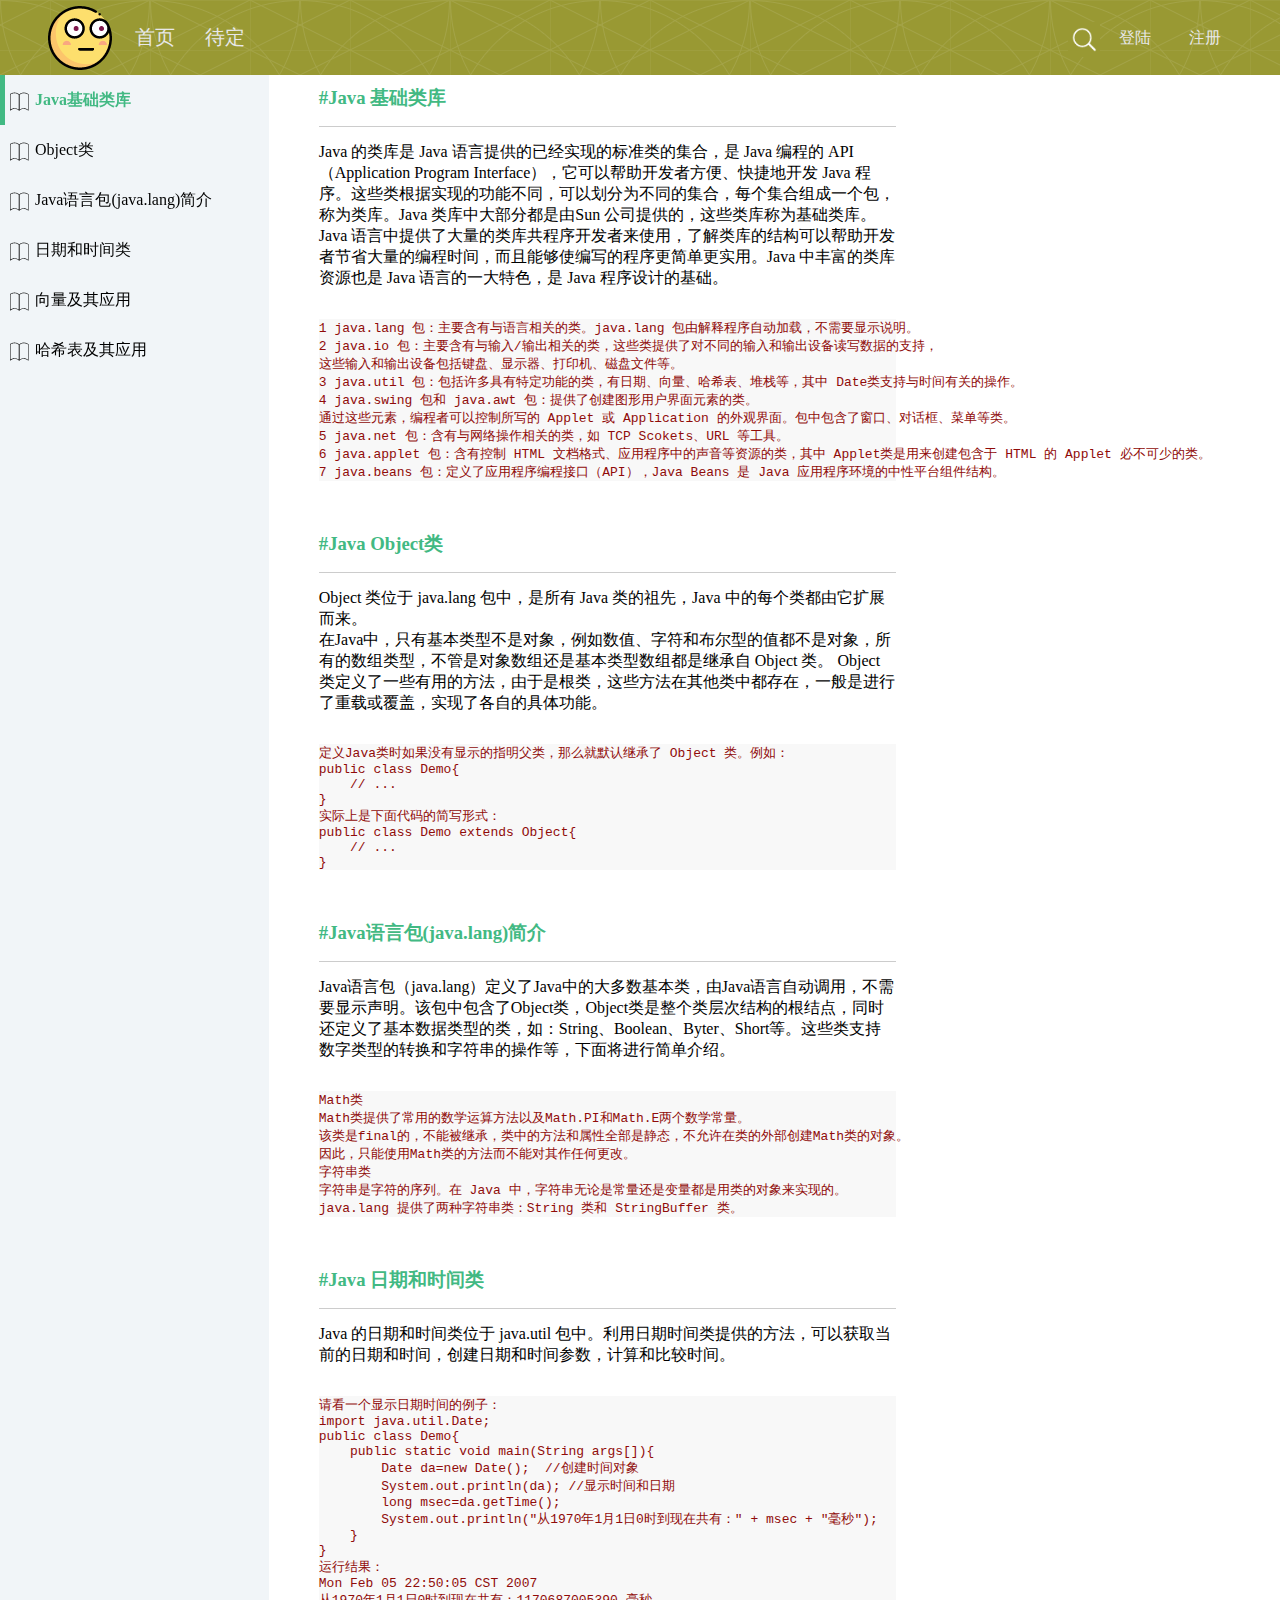
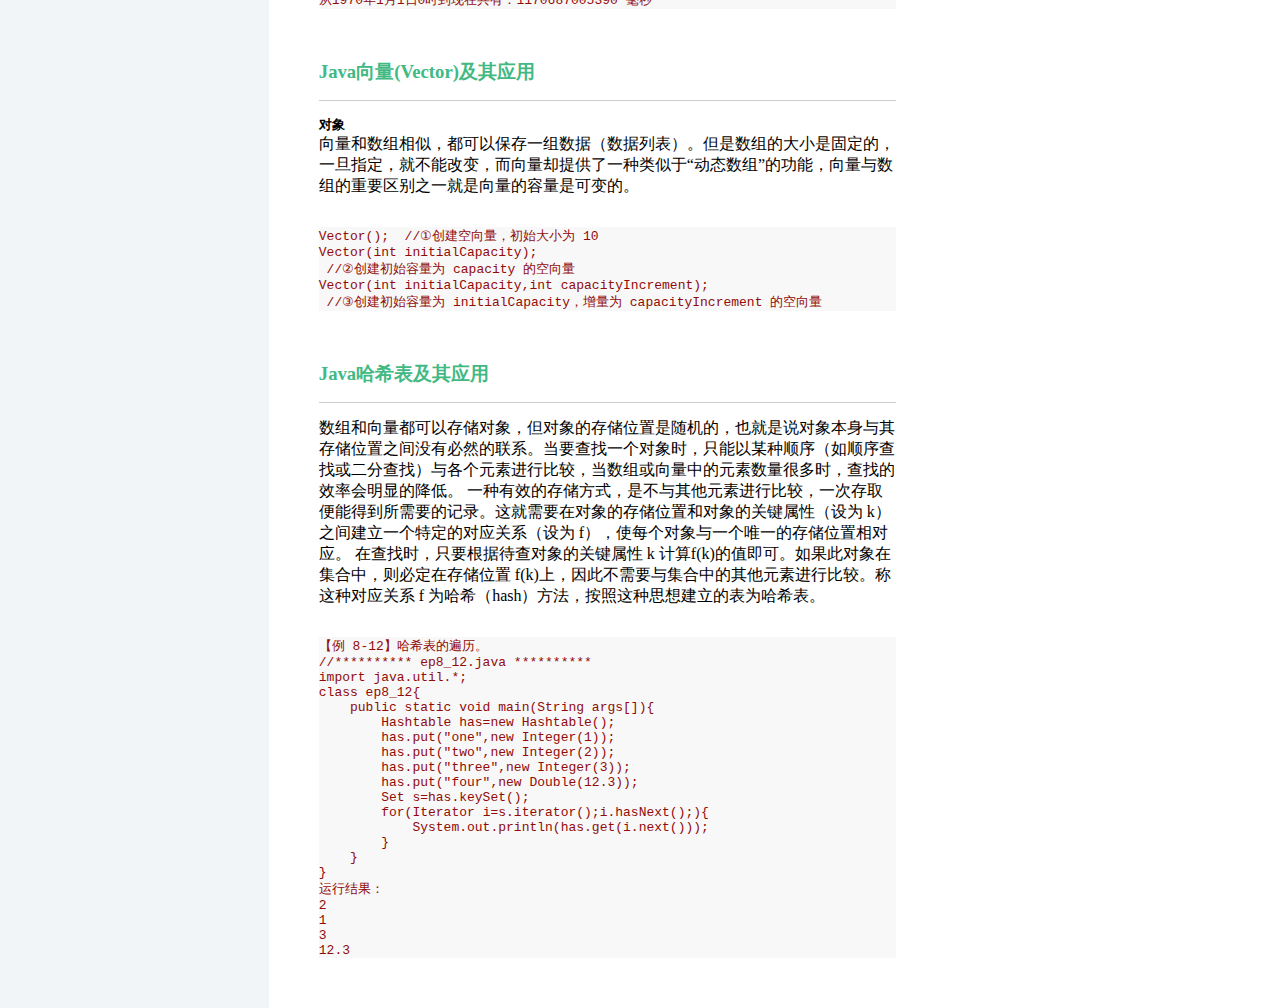
<file: 扩展知识.html>
<!DOCTYPE html>
<html>
	<head>
		<meta charset="UTF-8">
		<link rel="icon" href="img/favicon.png"/>
		<link rel="stylesheet" type="text/css" href="css/header.css"/>
		<link rel="stylesheet" type="text/css" href="css/returnTop.css"/>
		<link rel="stylesheet" type="text/css" href="css/resource-section.css"/>
		<script src="js/jquery-3.2.1.js" type="text/javascript" charset="utf-8"></script>
		<title>进阶知识</title>
	</head>
	<body>
		<div class="header">
			 <div>
			 	  <div class="header-left"></div>
			 	  <!--登陆框部分-->
			 	  <div class="header-right">
			 	  	  <ul class="weidenglu">
			 	  	  	<li>
			 	  	  		<div class="header-yingying"></div>
			 	  	  		<a href="login.html">登陆</a>			 	  	  		
			 	  	  	</li>
			 	  	  	<li>
			 	  	  	    <div class="header-yingying"></div>
			 	  	  		<a href="register.html">注册</a>			 	  	  	
			 	  	  	</li>
			 	  	  </ul>
			 	  	  <ul class="yidenglu">
			 	  	  	   <li  class="qxsy" >
				 	  	  	   	 <a href="#" title="权限使用"></a>
			 	  	  	   </li>
			 	  	  	   <li  class="grzx" >
				 	  	  	   	 <a href="#" title="个人中心"></a>
			 	  	  	   </li>
			 	  	  	   <li class="touxiang">
			 	  	  	   	  <div>
			 	  	  	   	  	 <img src="img/touxiang.jpg"/>
			 	  	  	   	  </div>
			 	  	  	   </li>
			 	  	  </ul>
			 	  </div>
			 	  <!--搜索框部分-->
			 	  <div class="header-center">
			 	  	   <span class="sousuobox-bt"></span>
			 	  	   <div class="sousuobox">
			 	  	   	   <i class="sousuobox-i"></i>
			 	  	   	   <input class="sousuobox-input" type="text" />  			 	  	   	   
			 	  	   </div>
			 	  	   
			 	  	   
			 	  </div>	
			 	  <!--多余部分-->
			 	  <div class="header-duoyu">
			 	  	   <ul>
			 	  	   	   <li>
			 	  	   	   	  <div class="header-yingying"></div>
			 	  	   	   	  <a href="index.html">首页</a>
			 	  	   	   </li>
			 	  	   	   <li>
			 	  	   	   	  <div class="header-yingying"></div>
			 	  	   	   	  <a href="index.html">待定</a>
			 	  	   	   </li>
			 	  	   </ul>
			 	  </div>
			 </div>
		</div>
		<script src="js/header.js" type="text/javascript" charset="utf-8"></script>	
		<!--头部的傀儡-->
		<div class="kuilei"></div>
		<!--内容部分-->
		<div class="section">
			 <div class="section-left">
			 	 <div>
			 	 	<ul>
			 	 		<li><a href="#f1" class="dianji" > Java基础类库</a></li>
			 	 		<li><a href="#f2"> Object类</a></li>
			 	 		<li><a href="#f3">Java语言包(java.lang)简介</a></li>
			 	 		<li><a href="#f4"> 日期和时间类</a></li>
			 	 		<li><a href="#f5">向量及其应用</a></li>
			 	 		<li><a href="#f6">哈希表及其应用</a></li>
			 	 		
			 	 	</ul>
			 	 </div>
			 </div>
			 <div class="section-right">
			 	  <div id="f1" class="neirongkuai">
			 	  	 <div class="biaoti">
			 	  	 	  <h3>#Java 基础类库</h3>
			 	  	 </div>
			 	  	 <div class="jieshi">
			 	  	 	  <p>
			 	  	 	  	  Java 的类库是 Java 语言提供的已经实现的标准类的集合，是 Java 编程的 API（Application Program Interface），它可以帮助开发者方便、快捷地开发 Java 程序。这些类根据实现的功能不同，可以划分为不同的集合，每个集合组成一个包，称为类库。Java 类库中大部分都是由Sun 公司提供的，这些类库称为基础类库。

                              Java 语言中提供了大量的类库共程序开发者来使用，了解类库的结构可以帮助开发者节省大量的编程时间，而且能够使编写的程序更简单更实用。Java 中丰富的类库资源也是 Java 语言的一大特色，是 Java 程序设计的基础。
			 	  	 	  </p>
			 	  	 </div>
			 	  	 <div class="daima">
<pre>
1 java.lang 包：主要含有与语言相关的类。java.lang 包由解释程序自动加载，不需要显示说明。
2 java.io 包：主要含有与输入/输出相关的类，这些类提供了对不同的输入和输出设备读写数据的支持，
这些输入和输出设备包括键盘、显示器、打印机、磁盘文件等。
3 java.util 包：包括许多具有特定功能的类，有日期、向量、哈希表、堆栈等，其中 Date类支持与时间有关的操作。
4 java.swing 包和 java.awt 包：提供了创建图形用户界面元素的类。
通过这些元素，编程者可以控制所写的 Applet 或 Application 的外观界面。包中包含了窗口、对话框、菜单等类。
5 java.net 包：含有与网络操作相关的类，如 TCP Scokets、URL 等工具。
6 java.applet 包：含有控制 HTML 文档格式、应用程序中的声音等资源的类，其中 Applet类是用来创建包含于 HTML 的 Applet 必不可少的类。
7 java.beans 包：定义了应用程序编程接口（API），Java Beans 是 Java 应用程序环境的中性平台组件结构。
</pre>
						
			 	  	 </div>
			 	  </div>
<!----------------------f2------------------->
			 	  <div id="f2" class="neirongkuai">
			 	  	 <div class="biaoti">
			 	  	 	  <h3>#Java Object类</h3>
			 	  	 </div>
			 	  	 <div class="jieshi">
			 	  	 	  <p>
			 	  	 	  	Object 类位于 java.lang 包中，是所有 Java 类的祖先，Java 中的每个类都由它扩展而来。
			 	  	 	  </p>
			 	  	 	  <p>
			 	  	 	  	在Java中，只有基本类型不是对象，例如数值、字符和布尔型的值都不是对象，所有的数组类型，不管是对象数组还是基本类型数组都是继承自 Object 类。

                            Object 类定义了一些有用的方法，由于是根类，这些方法在其他类中都存在，一般是进行了重载或覆盖，实现了各自的具体功能。
			 	  	 	  </p>
			 	  	 </div>
			 	  	 <div class="daima">
<pre>
定义Java类时如果没有显示的指明父类，那么就默认继承了 Object 类。例如：
public class Demo{
    // ...
}
实际上是下面代码的简写形式：
public class Demo extends Object{
    // ...
}
</pre>
						
			 	  	 </div>
			 	  </div>

<!----------------------f3------------------->
			 	  <div id="f3" class="neirongkuai">
			 	  	 <div class="biaoti">
			 	  	 	  <h3>#Java语言包(java.lang)简介</h3>
			 	  	 </div>
			 	  	 <div class="jieshi">
			 	  	 	  <p>
			 	  	 	  	Java语言包（java.lang）定义了Java中的大多数基本类，由Java语言自动调用，不需要显示声明。该包中包含了Object类，Object类是整个类层次结构的根结点，同时还定义了基本数据类型的类，如：String、Boolean、Byter、Short等。这些类支持数字类型的转换和字符串的操作等，下面将进行简单介绍。
			 	  	 	  </p>
			 	  	 </div>
			 	  	 <div class="daima">
<pre>
Math类
Math类提供了常用的数学运算方法以及Math.PI和Math.E两个数学常量。
该类是final的，不能被继承，类中的方法和属性全部是静态，不允许在类的外部创建Math类的对象。
因此，只能使用Math类的方法而不能对其作任何更改。
字符串类
字符串是字符的序列。在 Java 中，字符串无论是常量还是变量都是用类的对象来实现的。
java.lang 提供了两种字符串类：String 类和 StringBuffer 类。
</pre>
						
			 	  	 </div>
			 	  </div>

<!----------------------f4------------------->
			 	  <div id="f4" class="neirongkuai">
			 	  	 <div class="biaoti">
			 	  	 	  <h3>#Java 日期和时间类</h3>
			 	  	 </div>
			 	  	 <div class="jieshi">
			 	  	 	<p>
			 	  	 		Java 的日期和时间类位于 java.util 包中。利用日期时间类提供的方法，可以获取当前的日期和时间，创建日期和时间参数，计算和比较时间。
			 	  	 	</p>
			 	  	 	  	
			 	  	 </div>
			 	  	 <div class="daima">
<pre>
请看一个显示日期时间的例子：
import java.util.Date;
public class Demo{
    public static void main(String args[]){
        Date da=new Date();  //创建时间对象
        System.out.println(da); //显示时间和日期
        long msec=da.getTime();
        System.out.println("从1970年1月1日0时到现在共有：" + msec + "毫秒");
    }
}
运行结果：
Mon Feb 05 22:50:05 CST 2007
从1970年1月1日0时到现在共有：1170687005390 毫秒
</pre>

			 	  	 </div>
			 	  </div>
			 	  
			  <!-----------f5------------------------------>
			 	  <div id="f5" class="neirongkuai">
			 	  	 <div class="biaoti">
			 	  	 	  <h3>Java向量(Vector)及其应用</h3>
			 	  	 </div>
			 	  	 <div class="jieshi">
			 	  	 	  <h5>对象</h5>
			 	  	 	  <p>
			 	  	 	  	 向量和数组相似，都可以保存一组数据（数据列表）。但是数组的大小是固定的，一旦指定，就不能改变，而向量却提供了一种类似于“动态数组”的功能，向量与数组的重要区别之一就是向量的容量是可变的。
			 	  	 	  </p>
			 	  	 </div>
			 	  	 <div class="daima">
<pre>
Vector();  //①创建空向量，初始大小为 10
Vector(int initialCapacity); 
 //②创建初始容量为 capacity 的空向量
Vector(int initialCapacity,int capacityIncrement); 
 //③创建初始容量为 initialCapacity，增量为 capacityIncrement 的空向量
</pre>
						
			 	  	 </div>
			 	 </div>

		 <!-----------------f6------------------------>	 	  
			 	  <div id="f6" class="neirongkuai">
			 	  	 <div class="biaoti">
			 	  	 	  <h3>Java哈希表及其应用</h3>
			 	  	 </div>
			 	  	 <div class="jieshi">
			 	  	 	  <p>
							数组和向量都可以存储对象，但对象的存储位置是随机的，也就是说对象本身与其存储位置之间没有必然的联系。当要查找一个对象时，只能以某种顺序（如顺序查找或二分查找）与各个元素进行比较，当数组或向量中的元素数量很多时，查找的效率会明显的降低。

                                                                   一种有效的存储方式，是不与其他元素进行比较，一次存取便能得到所需要的记录。这就需要在对象的存储位置和对象的关键属性（设为 k）之间建立一个特定的对应关系（设为 f），使每个对象与一个唯一的存储位置相对应。
                                                                   在查找时，只要根据待查对象的关键属性 k 计算f(k)的值即可。如果此对象在集合中，则必定在存储位置 f(k)上，因此不需要与集合中的其他元素进行比较。称这种对应关系 f 为哈希（hash）方法，按照这种思想建立的表为哈希表。
			 	  	 	  </p>
			 	  	 </div>
			 	  	 <div class="daima">
<pre>
【例 8-12】哈希表的遍历。
//********** ep8_12.java **********
import java.util.*;
class ep8_12{
    public static void main(String args[]){
        Hashtable has=new Hashtable();
        has.put("one",new Integer(1));
        has.put("two",new Integer(2));
        has.put("three",new Integer(3));
        has.put("four",new Double(12.3));
        Set s=has.keySet();
        for(Iterator<String> i=s.iterator();i.hasNext();){
            System.out.println(has.get(i.next()));
        }
    }
}
运行结果：
2
1
3
12.3
</pre>
						
			 	  	 </div>
			 	  </div>
 
		 	  
			 </div>
		</div>
		<!--内容部分js-->
		<script src="js/resource-section.js" type="text/javascript" charset="utf-8"></script>

	</body>
</html>
</file>
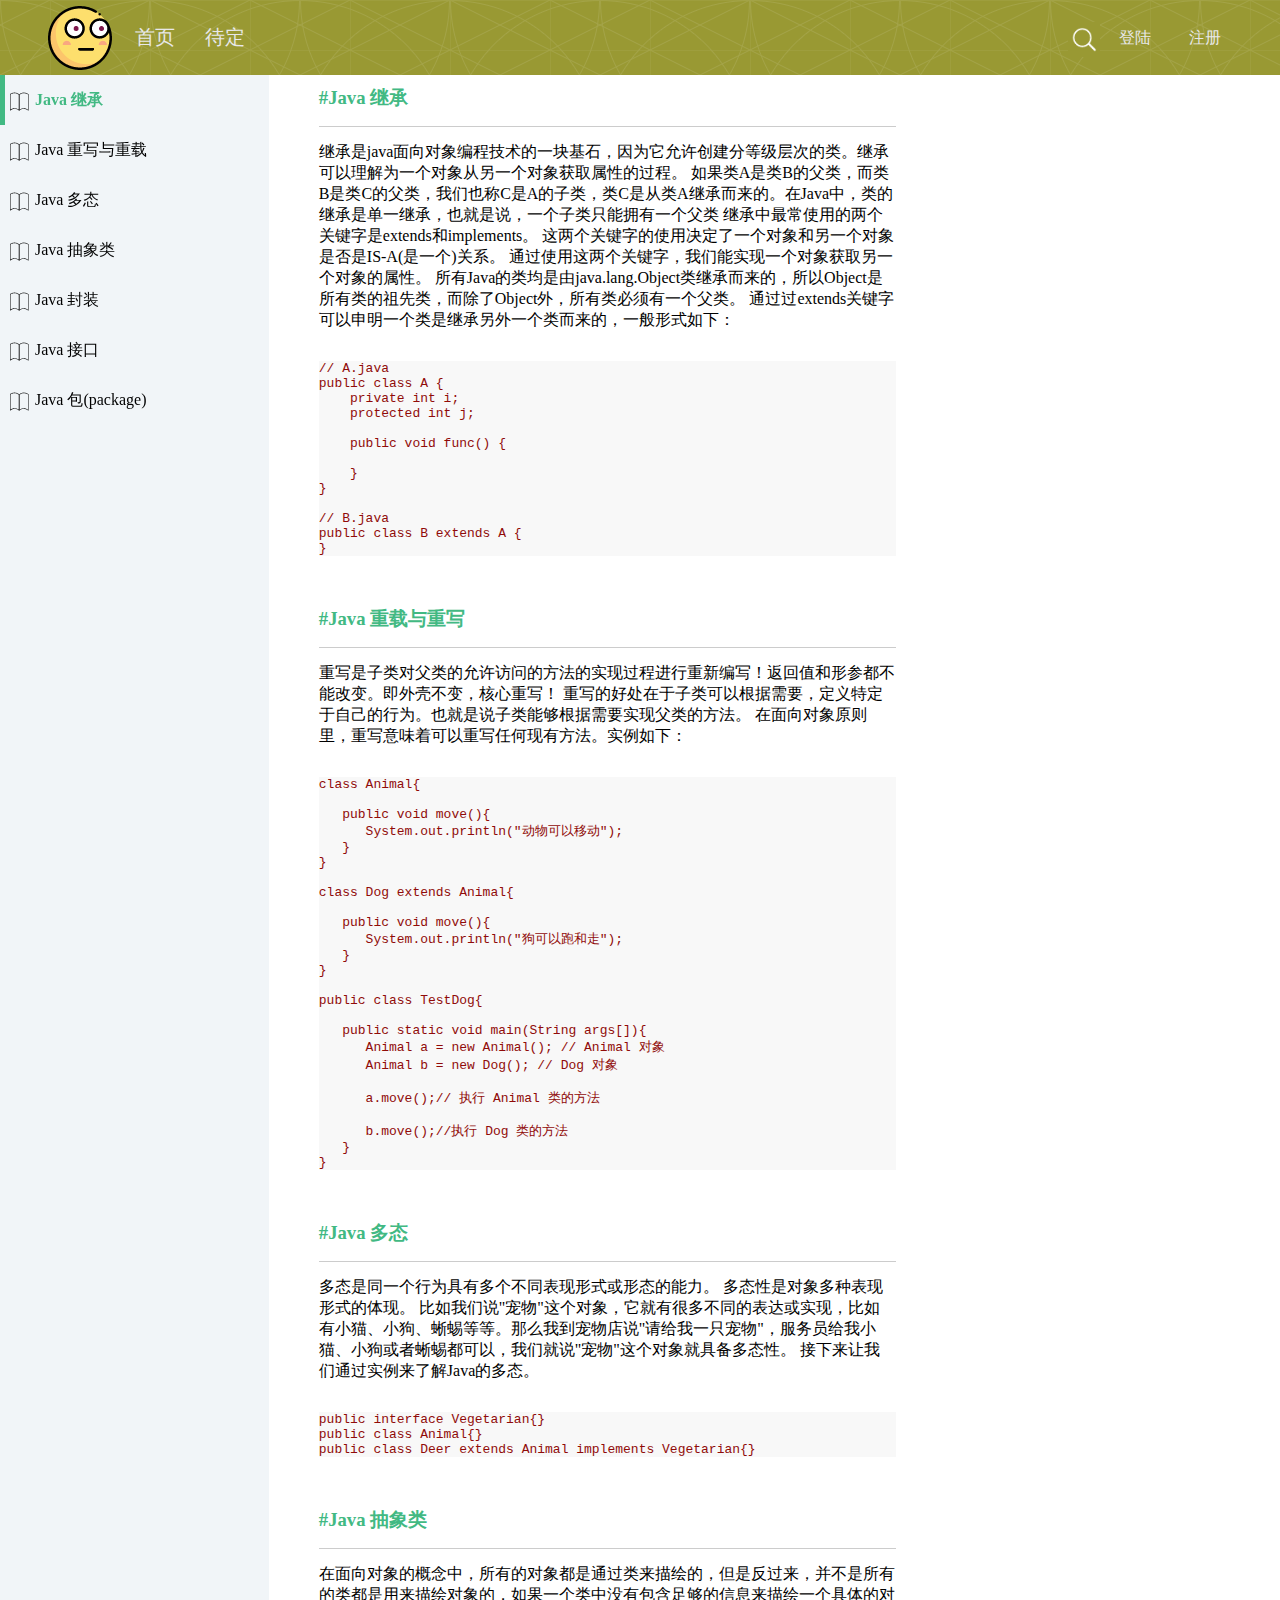
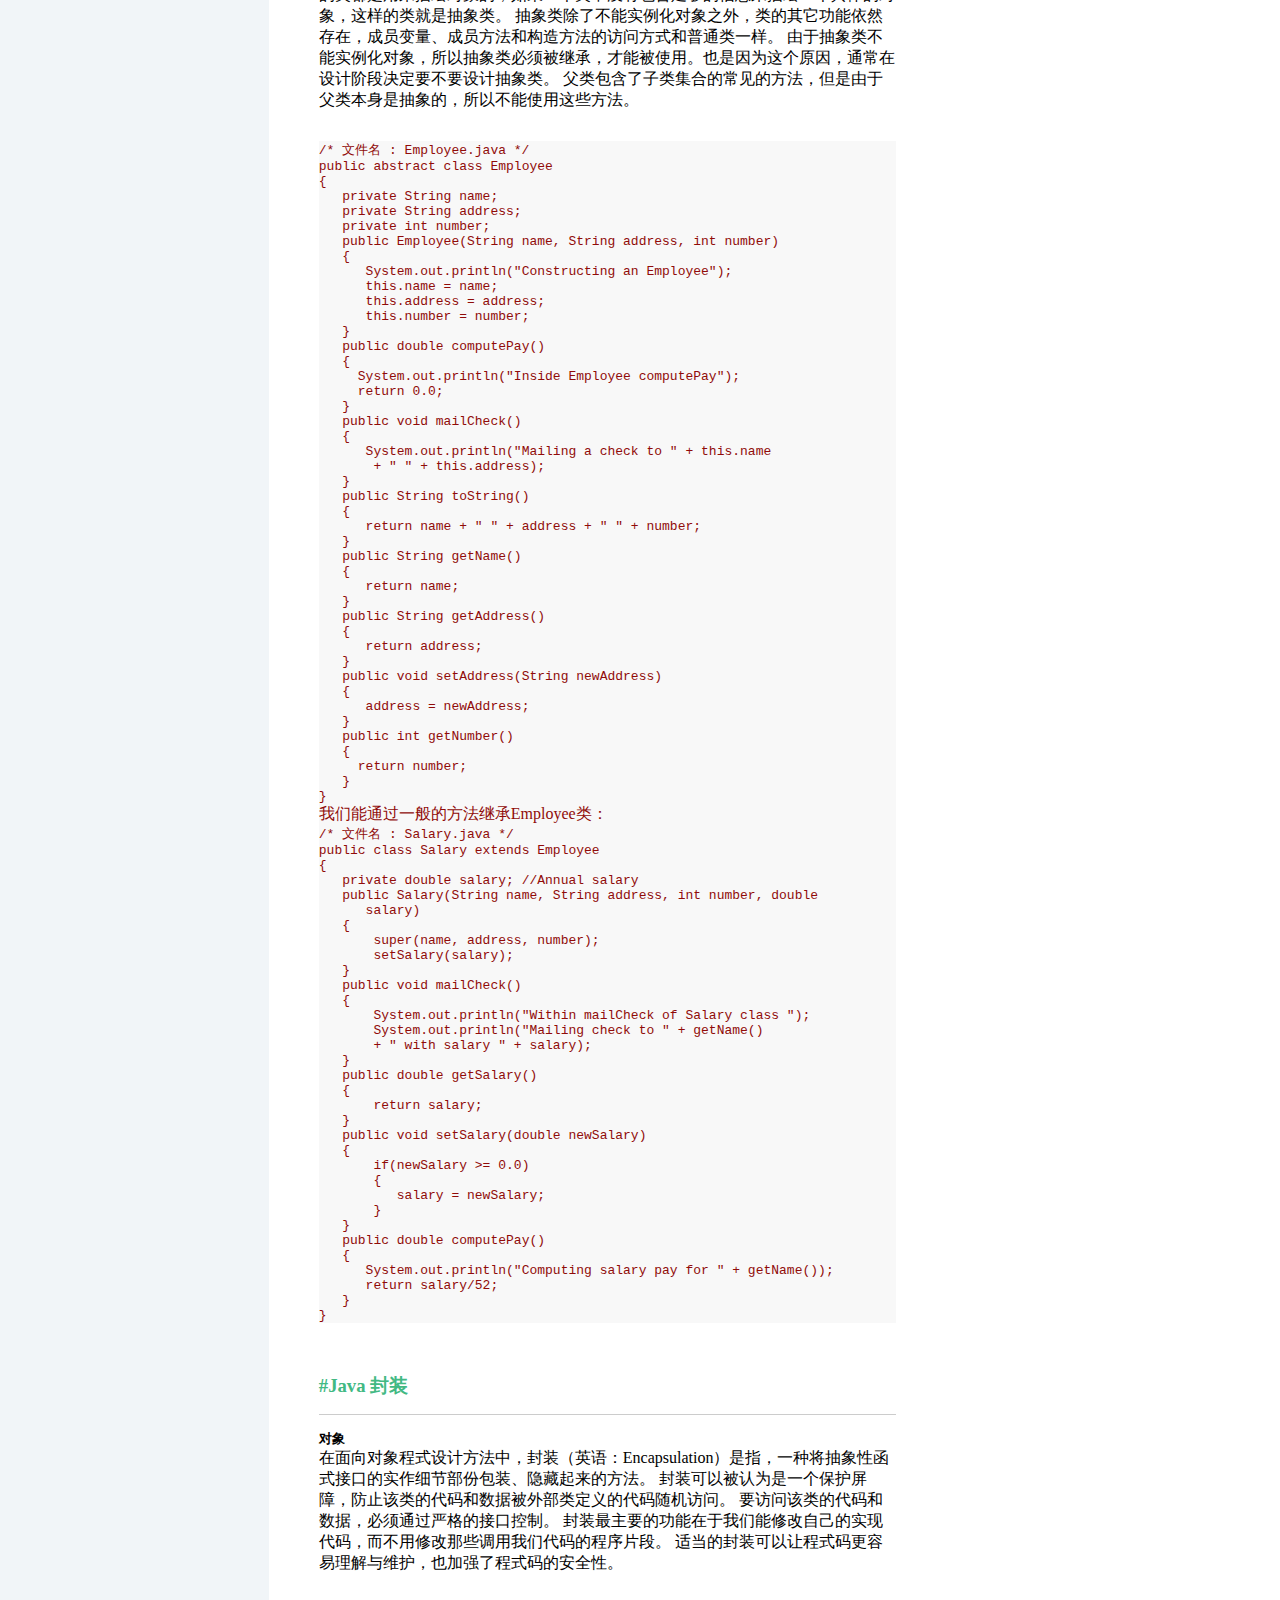
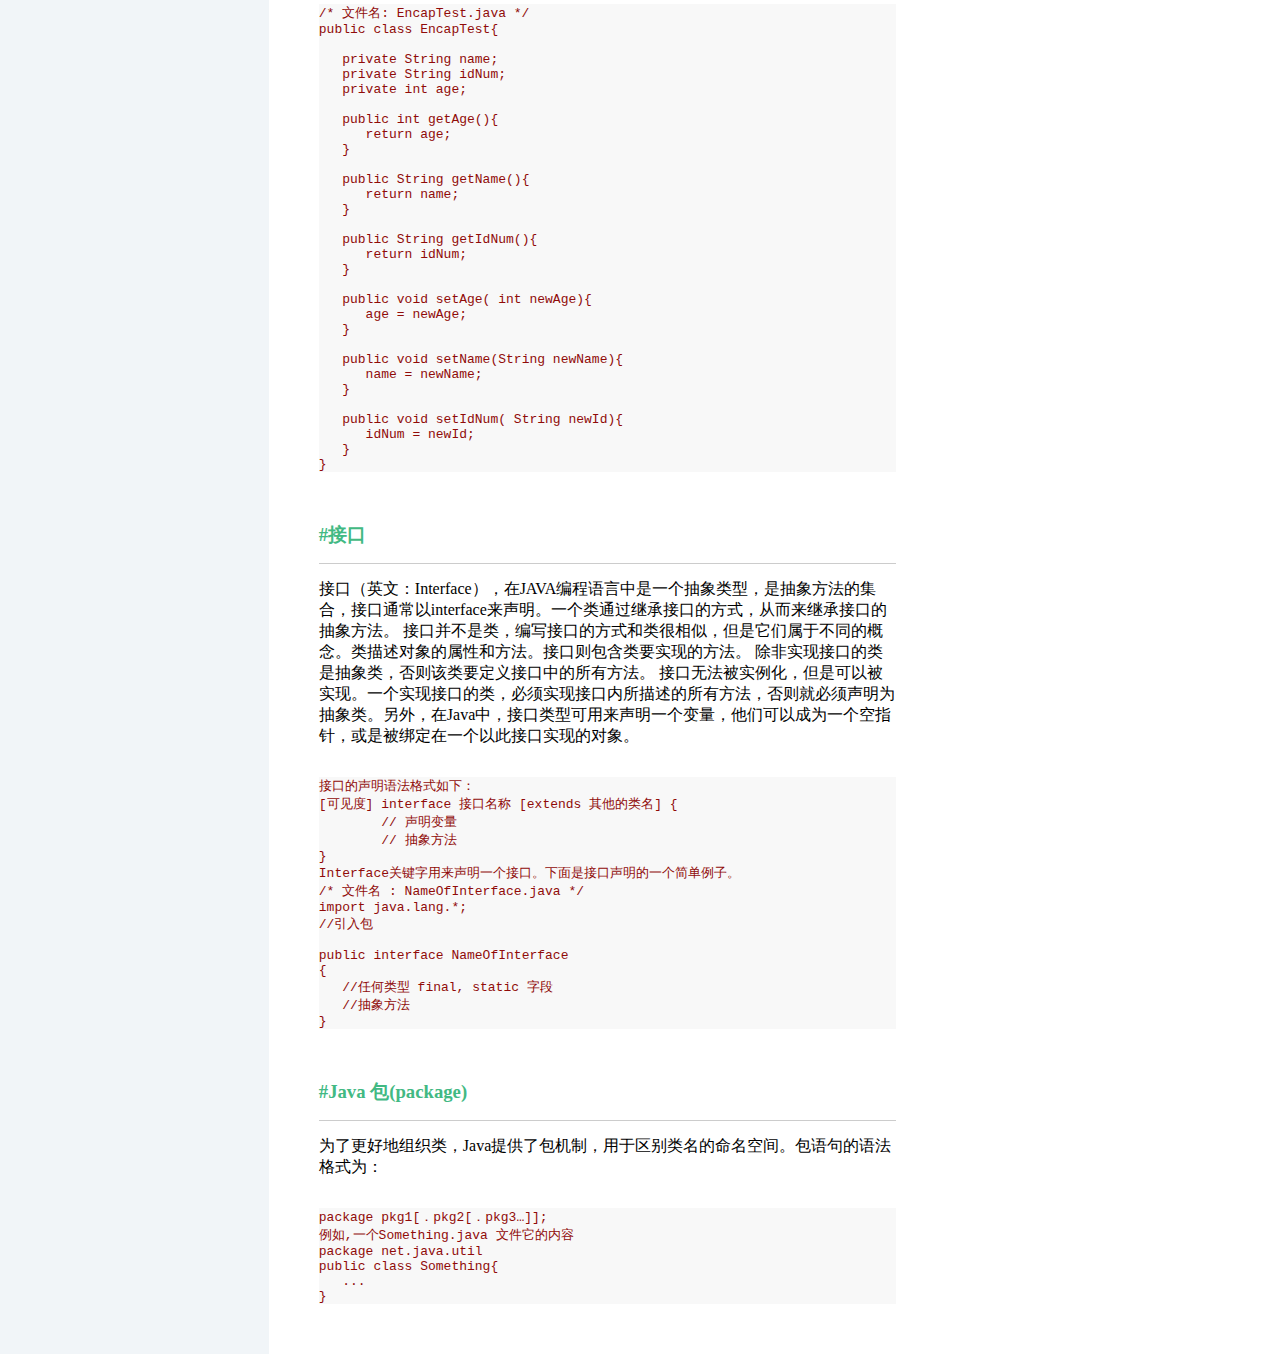
<file: 进阶内容.html>
<!DOCTYPE html>
<html>
	<head>
		<meta charset="UTF-8">
		<link rel="icon" href="img/favicon.png"/>
		<link rel="stylesheet" type="text/css" href="css/header.css"/>
		<link rel="stylesheet" type="text/css" href="css/returnTop.css"/>
		<link rel="stylesheet" type="text/css" href="css/resource-section.css"/>
		<script src="js/jquery-3.2.1.js" type="text/javascript" charset="utf-8"></script>
		<title>进阶知识</title>
	</head>
	<body>
		<div class="header">
			 <div>
			 	  <div class="header-left"></div>
			 	  <!--登陆框部分-->
			 	  <div class="header-right">
			 	  	  <ul class="weidenglu">
			 	  	  	<li>
			 	  	  		<div class="header-yingying"></div>
			 	  	  		<a href="login.html">登陆</a>			 	  	  		
			 	  	  	</li>
			 	  	  	<li>
			 	  	  	    <div class="header-yingying"></div>
			 	  	  		<a href="register.html">注册</a>			 	  	  	
			 	  	  	</li>
			 	  	  </ul>
			 	  	  <ul class="yidenglu">
			 	  	  	   <li  class="qxsy" >
				 	  	  	   	 <a href="#" title="权限使用"></a>
			 	  	  	   </li>
			 	  	  	   <li  class="grzx" >
				 	  	  	   	 <a href="#" title="个人中心"></a>
			 	  	  	   </li>
			 	  	  	   <li class="touxiang">
			 	  	  	   	  <div>
			 	  	  	   	  	 <img src="img/touxiang.jpg"/>
			 	  	  	   	  </div>
			 	  	  	   </li>
			 	  	  </ul>
			 	  </div>
			 	  <!--搜索框部分-->
			 	  <div class="header-center">
			 	  	   <span class="sousuobox-bt"></span>
			 	  	   <div class="sousuobox">
			 	  	   	   <i class="sousuobox-i"></i>
			 	  	   	   <input class="sousuobox-input" type="text" />  			 	  	   	   
			 	  	   </div>
			 	  	   
			 	  	   
			 	  </div>	
			 	  <!--多余部分-->
			 	  <div class="header-duoyu">
			 	  	   <ul>
			 	  	   	   <li>
			 	  	   	   	  <div class="header-yingying"></div>
			 	  	   	   	  <a href="index.html">首页</a>
			 	  	   	   </li>
			 	  	   	   <li>
			 	  	   	   	  <div class="header-yingying"></div>
			 	  	   	   	  <a href="index.html">待定</a>
			 	  	   	   </li>
			 	  	   </ul>
			 	  </div>
			 </div>
		</div>
		<script src="js/header.js" type="text/javascript" charset="utf-8"></script>	
		<!--头部的傀儡-->
		<div class="kuilei"></div>
		<!--内容部分-->
		<div class="section">
			 <div class="section-left">
			 	 <div>
			 	 	<ul>
			 	 		<li><a href="#f1" class="dianji" >Java 继承</a></li>
			 	 		<li><a href="#f2">Java 重写与重载</a></li>
			 	 		<li><a href="#f3">Java 多态</a></li>
			 	 		<li><a href="#f4">Java 抽象类</a></li>
			 	 		<li><a href="#f5">Java 封装</a></li>
			 	 		<li><a href="#f6">Java 接口</a></li>
			 	 		<li><a href="#f7">Java 包(package)</a></li>
			 	 		
			 	 	</ul>
			 	 </div>
			 </div>
			 <div class="section-right">
			 	  <div id="f1" class="neirongkuai">
			 	  	 <div class="biaoti">
			 	  	 	  <h3>#Java 继承</h3>
			 	  	 </div>
			 	  	 <div class="jieshi">
			 	  	 	  <p>
			 	  	 	  	   继承是java面向对象编程技术的一块基石，因为它允许创建分等级层次的类。继承可以理解为一个对象从另一个对象获取属性的过程。
							如果类A是类B的父类，而类B是类C的父类，我们也称C是A的子类，类C是从类A继承而来的。在Java中，类的继承是单一继承，也就是说，一个子类只能拥有一个父类
							继承中最常使用的两个关键字是extends和implements。
							这两个关键字的使用决定了一个对象和另一个对象是否是IS-A(是一个)关系。
							通过使用这两个关键字，我们能实现一个对象获取另一个对象的属性。
							所有Java的类均是由java.lang.Object类继承而来的，所以Object是所有类的祖先类，而除了Object外，所有类必须有一个父类。
							通过过extends关键字可以申明一个类是继承另外一个类而来的，一般形式如下：
			 	  	 	  </p>
			 	  	 </div>
			 	  	 <div class="daima">
<pre>
// A.java
public class A {
    private int i;
    protected int j;
 
    public void func() {
 
    }
}
 
// B.java
public class B extends A {
}
</pre>
						
			 	  	 </div>
			 	  </div>
<!----------------------f2------------------->
			 	  <div id="f2" class="neirongkuai">
			 	  	 <div class="biaoti">
			 	  	 	  <h3>#Java 重载与重写</h3>
			 	  	 </div>
			 	  	 <div class="jieshi">
			 	  	 	  <p>
			 	  	 	  	  重写是子类对父类的允许访问的方法的实现过程进行重新编写！返回值和形参都不能改变。即外壳不变，核心重写！
							   重写的好处在于子类可以根据需要，定义特定于自己的行为。也就是说子类能够根据需要实现父类的方法。
                                                                      在面向对象原则里，重写意味着可以重写任何现有方法。实例如下：
			 	  	 	  </p>
			 	  	 	
			 	  	 </div>
			 	  	 <div class="daima">
<pre>
class Animal{

   public void move(){
      System.out.println("动物可以移动");
   }
}

class Dog extends Animal{

   public void move(){
      System.out.println("狗可以跑和走");
   }
}

public class TestDog{

   public static void main(String args[]){
      Animal a = new Animal(); // Animal 对象
      Animal b = new Dog(); // Dog 对象

      a.move();// 执行 Animal 类的方法

      b.move();//执行 Dog 类的方法
   }
}
</pre>
						
			 	  	 </div>
			 	  </div>

<!----------------------f3------------------->
			 	  <div id="f3" class="neirongkuai">
			 	  	 <div class="biaoti">
			 	  	 	  <h3>#Java 多态</h3>
			 	  	 </div>
			 	  	 <div class="jieshi">
			 	  	 	  <p>
			 	  	 	  	多态是同一个行为具有多个不同表现形式或形态的能力。
							多态性是对象多种表现形式的体现。
							比如我们说"宠物"这个对象，它就有很多不同的表达或实现，比如有小猫、小狗、蜥蜴等等。那么我到宠物店说"请给我一只宠物"，服务员给我小猫、小狗或者蜥蜴都可以，我们就说"宠物"这个对象就具备多态性。
							接下来让我们通过实例来了解Java的多态。
			 	  	 	  </p>
			 	  	 </div>
			 	  	 <div class="daima">
<pre>
public interface Vegetarian{}
public class Animal{}
public class Deer extends Animal implements Vegetarian{}
</pre>
						
			 	  	 </div>
			 	  </div>

<!----------------------f4------------------->
			 	  <div id="f4" class="neirongkuai">
			 	  	 <div class="biaoti">
			 	  	 	  <h3>#Java 抽象类</h3>
			 	  	 </div>
			 	  	 <div class="jieshi">
			 	  	 	<p>
			 	  	 		在面向对象的概念中，所有的对象都是通过类来描绘的，但是反过来，并不是所有的类都是用来描绘对象的，如果一个类中没有包含足够的信息来描绘一个具体的对象，这样的类就是抽象类。
							抽象类除了不能实例化对象之外，类的其它功能依然存在，成员变量、成员方法和构造方法的访问方式和普通类一样。
							由于抽象类不能实例化对象，所以抽象类必须被继承，才能被使用。也是因为这个原因，通常在设计阶段决定要不要设计抽象类。
							父类包含了子类集合的常见的方法，但是由于父类本身是抽象的，所以不能使用这些方法。
			 	  	 	</p>
			 	  	 	  	
			 	  	 </div>
			 	  	 <div class="daima">
<pre>
/* 文件名 : Employee.java */
public abstract class Employee
{
   private String name;
   private String address;
   private int number;
   public Employee(String name, String address, int number)
   {
      System.out.println("Constructing an Employee");
      this.name = name;
      this.address = address;
      this.number = number;
   }
   public double computePay()
   {
     System.out.println("Inside Employee computePay");
     return 0.0;
   }
   public void mailCheck()
   {
      System.out.println("Mailing a check to " + this.name
       + " " + this.address);
   }
   public String toString()
   {
      return name + " " + address + " " + number;
   }
   public String getName()
   {
      return name;
   }
   public String getAddress()
   {
      return address;
   }
   public void setAddress(String newAddress)
   {
      address = newAddress;
   }
   public int getNumber()
   {
     return number;
   }
} 
</pre>
						<p>我们能通过一般的方法继承Employee类：</p>
<pre>
/* 文件名 : Salary.java */
public class Salary extends Employee
{
   private double salary; //Annual salary
   public Salary(String name, String address, int number, double
      salary)
   {
       super(name, address, number);
       setSalary(salary);
   }
   public void mailCheck()
   {
       System.out.println("Within mailCheck of Salary class ");
       System.out.println("Mailing check to " + getName()
       + " with salary " + salary);
   }
   public double getSalary()
   {
       return salary;
   }
   public void setSalary(double newSalary)
   {
       if(newSalary >= 0.0)
       {
          salary = newSalary;
       }
   }
   public double computePay()
   {
      System.out.println("Computing salary pay for " + getName());
      return salary/52;
   }
}	
</pre>
			 	  	 </div>
			 	  </div>
			 	  
			  <!-----------f5------------------------------>
			 	  <div id="f5" class="neirongkuai">
			 	  	 <div class="biaoti">
			 	  	 	  <h3>#Java 封装</h3>
			 	  	 </div>
			 	  	 <div class="jieshi">
			 	  	 	  <h5>对象</h5>
			 	  	 	  <p>
			 	  	 	  	 在面向对象程式设计方法中，封装（英语：Encapsulation）是指，一种将抽象性函式接口的实作细节部份包装、隐藏起来的方法。
							封装可以被认为是一个保护屏障，防止该类的代码和数据被外部类定义的代码随机访问。
							要访问该类的代码和数据，必须通过严格的接口控制。
							封装最主要的功能在于我们能修改自己的实现代码，而不用修改那些调用我们代码的程序片段。
							适当的封装可以让程式码更容易理解与维护，也加强了程式码的安全性。
			 	  	 	  </p>
			 	  	 </div>
			 	  	 <div class="daima">
<pre>
/* 文件名: EncapTest.java */
public class EncapTest{

   private String name;
   private String idNum;
   private int age;

   public int getAge(){
      return age;
   }

   public String getName(){
      return name;
   }

   public String getIdNum(){
      return idNum;
   }

   public void setAge( int newAge){
      age = newAge;
   }

   public void setName(String newName){
      name = newName;
   }

   public void setIdNum( String newId){
      idNum = newId;
   }
}	
</pre>
						
			 	  	 </div>
			 	 </div>

		 <!-----------------f6------------------------>	 	  
			 	  <div id="f6" class="neirongkuai">
			 	  	 <div class="biaoti">
			 	  	 	  <h3>#接口</h3>
			 	  	 </div>
			 	  	 <div class="jieshi">
			 	  	 	  <p>
							接口（英文：Interface），在JAVA编程语言中是一个抽象类型，是抽象方法的集合，接口通常以interface来声明。一个类通过继承接口的方式，从而来继承接口的抽象方法。
							接口并不是类，编写接口的方式和类很相似，但是它们属于不同的概念。类描述对象的属性和方法。接口则包含类要实现的方法。
							除非实现接口的类是抽象类，否则该类要定义接口中的所有方法。
							接口无法被实例化，但是可以被实现。一个实现接口的类，必须实现接口内所描述的所有方法，否则就必须声明为抽象类。另外，在Java中，接口类型可用来声明一个变量，他们可以成为一个空指针，或是被绑定在一个以此接口实现的对象。
			 	  	 	  </p>
			 	  	 </div>
			 	  	 <div class="daima">
<pre>
接口的声明语法格式如下：
[可见度] interface 接口名称 [extends 其他的类名] {
        // 声明变量
        // 抽象方法
}
Interface关键字用来声明一个接口。下面是接口声明的一个简单例子。
/* 文件名 : NameOfInterface.java */
import java.lang.*;
//引入包

public interface NameOfInterface
{
   //任何类型 final, static 字段
   //抽象方法
}
</pre>
						
			 	  	 </div>
			 	  </div>
       <!------------------f7----------------------->
			 	  <div id="f7" class="neirongkuai">
			 	  	 <div class="biaoti">
			 	  	 	  <h3>#Java 包(package)</h3>
			 	  	 </div>
			 	  	 <div class="jieshi">
			 	  	 	  <p>
							为了更好地组织类，Java提供了包机制，用于区别类名的命名空间。包语句的语法格式为：					
			 	  	 	  </p>

			
			 	  	 </div>
			 	  	 <div class="daima">
<pre>
package pkg1[．pkg2[．pkg3…]];
例如,一个Something.java 文件它的内容
package net.java.util
public class Something{
   ...
}
</pre>
						
			 	  	 </div>
			 	  </div>
		 	  
			 </div>
		</div>
		<!--内容部分js-->
		<script src="js/resource-section.js" type="text/javascript" charset="utf-8"></script>
	</body>
</html>
</file>
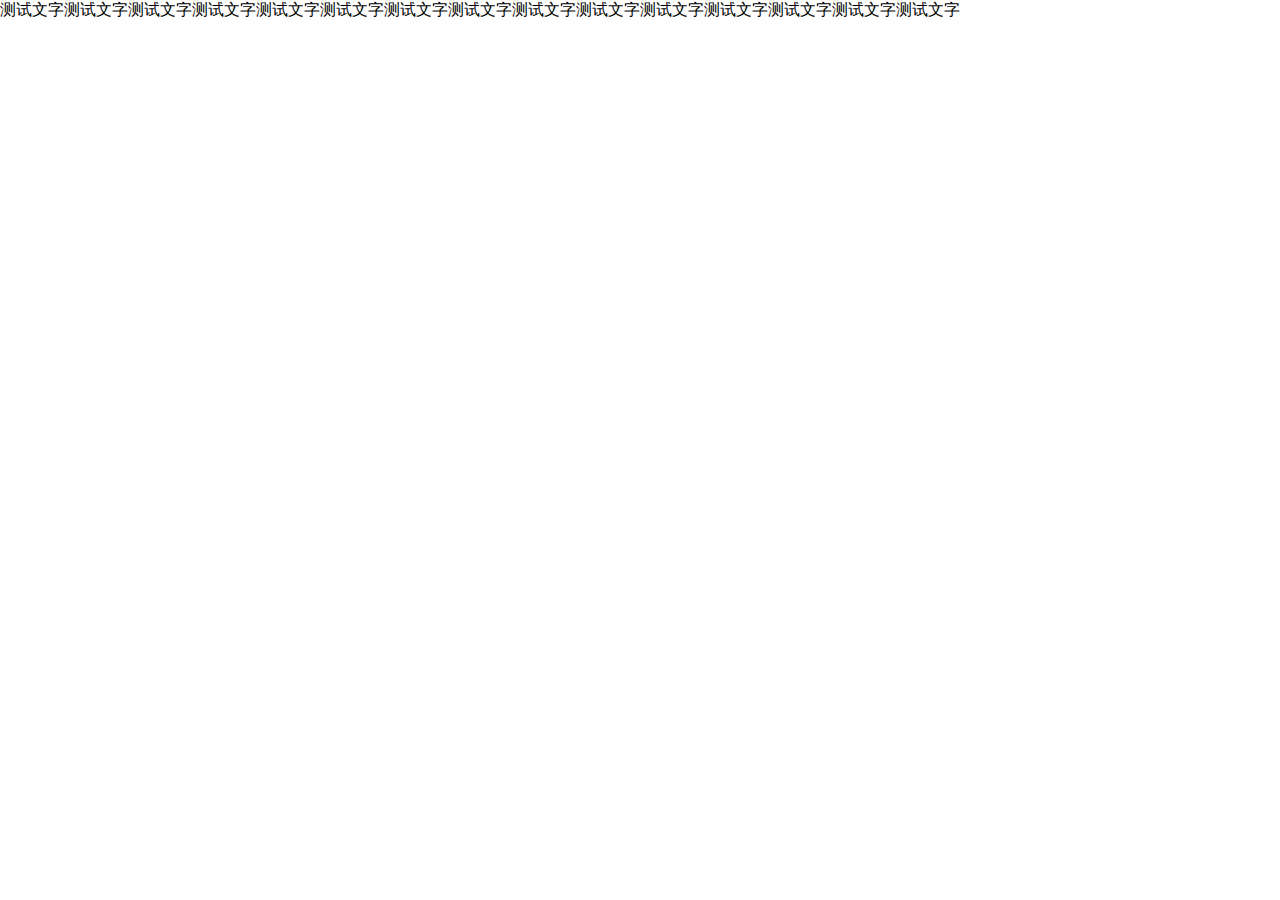
<file: 自写组件/吸顶效果/最初自写/吸顶效果.html>
<!DOCTYPE html>
<html>
	<head>
		<meta charset="UTF-8">
		<title></title>
		<style type="text/css">
			*{
				padding: 0px;
				margin: 0px;
			}
			html,body{
				width: 100%;
				/*background: pink;*/
			}
			.xiding{
				width: 100%;
				height: 75px;
				position: fixed;
				/*display: none;*/
				transform: translateY(-75px);
				opacity: 0;
				/*background: red;*/
				animation: xidingchuxian 1s ease 0s forwards;
			}
			.xiding>div{
				position: absolute;
	            font-family: "微软雅黑";
	           
			}
			.xiding-fugai{
				 width: 100%;
				 height: 100%;
				 left: 0px;
				 top: 0px;
				 background:white;
				  opacity: 0.8;
				 /*background: red;*/
			}
			
			.xiding-context{
				width: 900px;
				height: 100%;
				left: 50%;
				margin-left: -450px;
				/*background: red;*/
				
			}
			.xiding-context>div{
				 width: 500px;
				 height: 40px;
				 margin: auto;
				 /*background: red;*/
				 margin-top: 15px;
			}
			.xiding-logo{
				float: left;
				width: 50px;
				height: 100%;
				background:url(huojian.png) no-repeat center;
				background-size: 100%;
				border: 1px solid transparent;	
			}
			.xiding-sousuobox{
				width: 435px ;
				height: 40px;
				float: left;
				border: 1px solid #ccc;				
			}
			.xiding-sousuobox>input{
				outline: none;
				border: none;
				width: 370px;
				box-sizing: border-box;
				padding-left: 10px;
				/*background: red;*/
				height: 100%;
				color: #333;
				float: left;
			}
			.xiding-sousuobox>span{
				box-sizing: border-box;
				float: left;
				width: 65px;
				height: 100%;
				/*background: black;*/
				text-align: center;
				line-height: 40px;
				border-left: 1px solid #CCCCCC;
				cursor: pointer;
				user-select:none;
				background:#0082df;
				color:white;
				font-size: 14px;
			}
			@keyframes xidingchuxian{
				from{
					transform: translateY(-75px);
				    opacity: 0;
				}
				to{
					transform: translateY(0px);
				    opacity:1;
				}
			}
		</style>
	</head>
	<body>
		 <div class="xiding">
		 	 <div class="xiding-fugai"></div>
		 	 <div class="xiding-context">
		 	 	<div>
		 	 		<div class="xiding-logo">
		 	 		
			 	 	</div>
			 	 	<div class="xiding-sousuobox">
			 	 		  <input type="text" name="" id="" placeholder="搜索一下" />
			 	 		  <span>
			 	 		  	  搜索
			 	 		  </span>
			 	 	</div>
		 	 	</div>
		 	 </div>
		 </div>
		测试文字测试文字测试文字测试文字测试文字测试文字测试文字测试文字测试文字测试文字测试文字测试文字测试文字测试文字测试文字
	</body>
</html>
</file>
<file: css/header.css>
*{
	padding: 0px;
	margin: 0px;
}

html,body{
	width: 100%;
	background: #f1f5f8;
	font-family: "微软雅黑";
}
.header{
	width: 100%;
	height: 75px;
	/*background: rgb(200,200,169);*/
	/*rgb(82,38,74)*/
	/*rgb(200,200,169)*/ 
	background:#999933 url(../img/tiaowen.png) ;
	/*background:#CC9999;*/
}

.header>div{
	width: 1200px;
	height: 100%;
	margin:auto;
}
.header>div>div{
	display: inline-block;
}
/*-------------------logo部分----------------------------*/
.header-left{
	width: 80px;
	height: 100%;
	background: red;
	background: url(../img/logo.png) no-repeat center;
	float: left;
}

/*---------------------------------------登陆部分*/
.header-right{
	float: right;
}
/*未登录显示的ul*/
.header-right ul.weidenglu{
	list-style: none;
	/*display: none;*/
}
.header-right ul li{
	float: left;
	width: 70px;
	height: 75px;
	position: relative;
	
}

.header-right ul.weidenglu li>a{
	position: absolute;
	left: 0px;
	top: 0px;
	text-decoration: none;
	width: 100%;
	height: 100%;
	line-height: 75px;
	text-align: center;
	color: #e8e8e8;
}
/*--------------阴影*/
.header-yingying{
	position: absolute;
	left: 0px;
	bottom: 0px;
	width: 100%;
	height: 0px;
	background: rgba(0,0,0,0.2);
	transition: all 0.3s ease 0s;
	opacity: 0;
	filter: alpha(opacity=0);
}
.header-right ul.weidenglu li:hover a{
	color: white;
	/*color: #FF4200;*/
	/*color: black;*/
}
.header-right ul.weidenglu li:hover .header-yingying {
	opacity: 1;
	filter: alpha(opacity=100);
	display: block;
	height: 100%;
}
/*----已经登陆后显示的ul*/
.header-right ul.yidenglu{
	list-style: none;
	display: none;
	/*display: block;*/
}
.header-right ul.yidenglu li{
	float: left;
	width: 70px;
	height: 75px;
	line-height: 75px;
	position: relative;
	text-align: center;
	line-height: 75px;


}
/*个人中心*/
.header-right ul.yidenglu li.grzx>a{
	width: 32px;
	height: 32px;
/*	border-radius: 50%;*/
	margin-top: 23px;
	display: inline-block;
	background: url(../img/grzx.png) no-repeat center;
	background-size: 70%;
    transition: all 0.5s ease 0s;
    /*border: 1px solid white;*/
    
}
.header-right ul.yidenglu li.grzx>a:hover{
	transform: scale(1.4);
}
/*头像*/
.header-right ul.yidenglu li.touxiang{
	margin-left: 7px;
}
.header-right ul.yidenglu li.touxiang>div{
	width: 60px;
	height: 60px;
	border-radius: 50%;
	border: 3px solid #ccc;
	margin: auto;
	margin-top: 7px;
	transition: all 1s ease 0s;
	overflow: hidden;
}
.header-right ul.yidenglu li.touxiang>div>img{
	width: 100%;
	height: 100%;
}

.header-right ul.yidenglu li.touxiang>div:hover{
	border: 3px solid sienna;
}

/*权限使用*/
.header-right ul.yidenglu li.qxsy>a{
	width: 32px;
	height: 32px;
	border-radius: 50%;
	margin-top: 23px;
	display: inline-block;
	background: url(../img/quanxian.png) no-repeat center;
	background-size: 70%;
    transition: all 0.5s ease 0s;
    border: 1px solid white;
    
}
.header-right ul.yidenglu li.qxsy>a:hover{
	transform: scale(1.4);
}


/*----------------------搜索框部分------------------------------*/

.header-center{
	width: 350px;
	height: 100%;
	float: right;
	/*background: red;*/
}
.header-center>.sousuobox{
	display: inline-block;
	width: 305px;
	height: 35px;
	margin-top: 22px;
	overflow: hidden;
	float: left;
	/*display: none;*/
	opacity: 0;
}
.header-center>div>.sousuobox-i{
	width: 32px;
	height: 100%;
	float: left;
	background: white url(../img/sousuo.png) no-repeat center;
	cursor: pointer;
}

.header-center>div>.sousuobox-input{
	box-sizing: border-box;
	outline: none;
	border: none;
	width: 263px;
	float: left;
	height: 35px;
	color: #b4b4b4;
	padding-left: 7px;
	font-size: 17px;
}
/*搜索框点击按钮*/
.header-center>span{
	transition: transform 0.3s ease 0s;
	display: inline-block;
	width: 32px;
	height: 35px;
	background:#999933 url(../img/sousuo2.png) no-repeat center;
	background-size: 80%;
	margin-top: 22px;
	cursor: pointer;
	float: right;	
    
}
.header-center>span:hover{
	transform: scale(1.2);
}

/*----------------多余部分------------------------------------*/
.header-duoyu{
	float: left;
}
.header-duoyu ul li{
	float: left;
	width: 70px;
	height: 75px;
	position: relative;
	list-style: none;
	
}

.header-duoyu ul li>a{
	position: absolute;
	left: 0px;
	top: 0px;
	text-decoration: none;
	width: 100%;
	height: 100%;
	line-height: 75px;
	text-align: center;
	color: #e8e8e8;
	font-size: 20px;
	
}

.header-duoyu ul li:hover a{
	color: white;
	/*color: #FF4200;*/
	/*color: black;*/
	
}
.header-duoyu ul li:hover .header-yingying {
	opacity: 1;
	filter: alpha(opacity=100);
	display: block;
	height: 100%;
}
</file>
<file: css/index-seciton.css>
.section{
	 width: 100%;
	 height: 300px;
	 /*background: red;*/
	 position: relative;
}
.huxifugai{
	 position:absolute;
	 left: 0px;
	 top: 0px;
	 width: 100%;
	 height: 100%;
	 /*background: black;*/
}
/*--------------呼吸轮播部分------------*/
.huxifugai>ul{
	list-style: none;
	width: 100%;
	height: 100%;
	position: relative;
}
.huxifugai>ul>li{
	width: 100%;
	height: 100%;
	position: absolute;
	left: 0px;
	top: 0px;
}
.huxi-1{
	/*background: pink;*/
	background: rgb(11,55,27);
	opacity: 1;
	filter: alpha(opacity=100);
}
.huxi-2{
	/*background: black;*/
	background: rgb(62,23,143);
	opacity: 0;
	filter: alpha(opacity=0);
}
.huxi-3{
	/*background: red;*/
	background: rgb(18,18,49);
	opacity: 0;
	filter: alpha(opacity=0);
}
.huxi-4{
	/*background: yellowgreen;*/
	background: rgb(88,82,72);
	opacity: 0;
	filter: alpha(opacity=0);
}
.huxi-5{
	/*background: red;*/
	background: rgb(27,45,85);
	opacity: 0;
	filter: alpha(opacity=0);
}

/*----------------中间内容部分--------------------*/
.section-context{
	 width: 1200px;
	 height: 100%;
	 position: absolute;
	 left: 50%;
	 margin-left: -600px;
	 /*background: salmon;*/
}
.section-context>div{
	float: left;
}

/*左边导航*/
.section-context-left{
	width: 275px;
	height: 300px;
	background: white;
}
.section-context-left>ul{
	list-style: none;
	position: relative;
}
.section-context-left>ul>li{
	width: 270px;
	height: 50px;
	background: white;
	transition: all 0.7s ease 0s;
}
/*边框颜色*/
.section-context-left>ul>li:nth-child(1){
	border-left: 5px solid saddlebrown;
}
.section-context-left>ul>li:nth-child(2){
	border-left: 5px solid blueviolet;
}
.section-context-left>ul>li:nth-child(3){
	border-left: 5px solid pink;
}
.section-context-left>ul>li:nth-child(4){
	border-left: 5px solid silver;
}
.section-context-left>ul>li:nth-child(5){
	border-left: 5px solid brown;
}
.section-context-left>ul>li:nth-child(6){
	border-left: 5px solid orange;
}

.section-context-left>ul>li:hover{
	background: rgba(153,204,153,0.7);
}

.section-context-left>ul>li>a{
	text-decoration: none;
	width: 235px;
	float: left;
	color: #900b09;
    box-sizing: border-box;
	line-height: 50px;
	text-indent: 30px;
}

.section-context-left>ul>li>span{
	float: left;
	width: 35px;
	height: 50px;
	background: url(../img/youbian.png) no-repeat center;
}

.section-context-left>ul>li:hover>span{
	background: url(../img/youbian1.png) no-repeat center;
}
/*li覆盖效果出现div*/
.section-context-left>ul>li>div{
	position: absolute;
	left: 275px;
	top: 0px;
	width: 300px;
	height: 300px;
	/*background: purple;*/
	background: white;
	display: none;
	z-index: 500;
	border: 1px solid transparent;
	transition: all 1s ease 0s;
}
.section-context-left>ul>li:hover>div{
	display: block;
	border: 1px solid #ccc;
}

/*显示链接的样式*/
.daohang{
	
}
.daohang>ul{
	list-style: none;
}
.daohang>ul>li{
	height:40px;
	line-height: 40px;
	text-align: center;	
}

.daohang>ul>li>a{
	display: block;
	width: 100%;
	height: 100%;
	text-decoration: none;
	color: sienna;;
}
.daohang>ul>li>a:hover{
	background: salmon;
	color: white;
}




/*中间传统轮播图*/
.section-context-center{
	width: 725px;
	height: 300px;
	position: relative;
	overflow: hidden;
}

/*右边显示*/
.section-context-right{
	width: 200px;
	height: 300px;
	background: white;
	text-align: center;
	overflow: hidden;
	/*background:white url(../img/feiji.png) no-repeat center;*/
	position: relative;
}
.section-context-right>div{
	position: absolute;
	left: 0;
	top: 0;
	width: 100%;
	height: 100%;
}
/*未登录提箱状态*/
.section-context-right-weidenglu{
	/*display: none;*/
	/*display: block;*/
	text-align: center;
	overflow: hidden;
	background: url(../img/feiji.png) no-repeat bottom center;
}
.section-context-right-weidenglu>div{
	width: 60px;
	height: 60px;
	margin: auto;
	background: 1px solid saddlebrown;
	margin-top: 15px;
	border: 1px solid saddlebrown;
	border-radius: 50%;
}
.section-context-right-weidenglu>div>img{
	width: 60px;
	height: 60px;
	border-radius: 50%;
}
.section-context-right-weidenglu>h2{
	font-size: 20px;
	margin-top: 10px;
	color: #999;
}
/*已登录显示身份*/
.section-context-right-yidenglu{
	display: none;
	/*display: block;*/
	background: url(../img/feiji.png) no-repeat bottom center;
}
.section-context-right-yidenglu>div{
	width: 60px;
	height: 60px;
	margin: auto;
	overflow: hidden;
	margin-top: 10px;
	border: 1px solid saddlebrown;
	border-radius: 50%;
}
.section-context-right-yidenglu>div>img{
	width: 60px;
	height: 60px;
	border-radius: 50%;
}
.section-context-right-yidenglu>p{
	margin-top: 10px;
}
</file>
<file: css/mylunbo.css>
.box{
	width: 400px;
	width: 950px;
	height: 350px;
	border: 1px solid #CCCCCC;
	margin: auto;
	margin-top: 20px;
	position: relative;
	overflow: hidden;
}
/*------------轮播图移动盒子-------------------------*/
.mylunbomove{
	width: 100%;
	height: 100%;
	position: absolute;
	left: 0px;
	top: 0px;
}
.mylunbomove ul{
	list-style: none;
	width: 10000px;
	height: 100%;
	padding: 0px;
	margin: 0px;
	position: absolute;
	left: 0px;
	top: 0px;
}
.mylunbomove ul li{
    height: 100%;
    float: left;
}

/*----------这里有可能li后面的不是img而是a标签，要改就这里面加东西*/

.mylunbomove ul li img{
	width: 100%;
	height: 100%;
}

/*---------------轮播图切换按钮---------------------------------*/
.mylunboqiehuan{
	width: 100%;
	height: 100%;
	position: absolute;
	left: 0px;
	top: 0px;
	padding: 0px;
	margin: 0px;
}

.mylunboqiehuan-left,.mylunboqiehuan-right{
	position: absolute;
	top: 50%;
	width: 30px;
	height: 30px;
	line-height: 30px;
	text-align: center;
	margin-top: -15px;
	opacity: 0.5;
	filter: alpha(opacity==50);
	color:white;
	font-size: 20px;
	cursor: pointer;
	user-select:none;
	background:red;
	z-index: 100;
}
.mylunboqiehuan-left{
	left: 10px;
}
.mylunboqiehuan-right{
	right: 10px;
}
.mylunboqiehuan span:hover{
	opacity: .8;
}

/*-----------轮播图bt按钮---------------------------------*/
.mylunbobt{
	width: 100%;
	height: 100%;
	position: absolute;
	left: 0px;
	top: 0px;
	padding: 0px;
	margin: 0px;
}
.mylunbobt ul{
	list-style: none;	
	text-align: center;
	padding: 0px;
	margin: 0px;
	position: absolute;
	bottom: 0px;
	width: 100%;
	

}
.mylunbobt ul li{
	width: 40px;
	height: 40px;
	display: inline-block;
	cursor: pointer;
}
.mylunbobt ul li i{
	display: block;
	width: 40px;
	height: 40px;
	line-height: 40px;
	user-select:none;
}
.mylunbobt ul li i span{
	content: "";
	display: inline-block;
	width: 100%;
	height: 3px;
	background: gray;
	user-select:none;
	opacity: 0.5;
}
.mylunbobt ul li:hover span{
	opacity: 1;
	user-select:none;
}
.mylunbobt ul li span.lunbocurrent{
	background:sandybrown;
	opacity: 1;
	user-select:none;
}
</file>
<file: css/seciton-jieshao.css>
.jieshao{
	margin-top: 25px;
	width: 100%;
	height: 350px;
	/*background: red;*/
}
.jieshao>div{
	width: 1200px;
	height: 100%;
	margin: auto;
	/*background: black;*/
}
.jieshao>div>h2{
	text-align: center;
	font-size: 25px;
}
.jieshao>div>ul{
	list-style: none;
}
.jieshao>div>ul>li{
	display: inline-block;
	box-sizing: border-box;
	padding-left: 120px;
	width: 595px;
	height: 175px;
	color: #333;
	/*background: red;*/
	overflow: hidden;
	
}
.jieshao>div>ul>li>h2{
	font-size: 25px;
}
.jieshao>div>ul>li>p{
	width: 80%;
	margin-top: 10px;
	font-size: 18px;
}



/*--------------------其他资料推荐部分-----------------------------*/
.tuijian{
	width: 100%;
	height: 435px;
	/*background: white;*/
	margin-top: 15px;
	border-top: 1px solid #ccc;
}
.tuijian>div{
	width: 1200px;
	height: 100%;
	margin: auto;
	overflow: hidden;
}
.tuijian>div>h2{
	margin-top: 10px;
	 text-align: center;
	 font-size: 25px;
}
.tuijian>div>ul{
	margin-top: 20px ;
	
	list-style: none;
}
.tuijian>div>ul>li{
     float:left;
	width: 265px;
	height: 300px;
	margin-left: 25px;
	/*background: red;*/
	border: 1px solid #ccc;
	transition: all 0.3s ease 0s
}
.tuijian>div>ul>li:hover{
	/*border: 1px solid #FF4200;*/
	transform: scale(1.1);
}
.tuijian>div>ul>li>a{
	width: 100%;
	height: 100%;
	display: block;
	text-decoration: none;
	color: #555;
}
.tuijian>div>ul>li>a>img{
	width: 100%;
	height: 120px;
	display: block;
}
.tuijian>div>ul>li>a>div{
	height: 180px;
	/*background: red;*/
	box-sizing: border-box;
	padding: 8px;
	
}
.tuijian>div>ul>li>a>div>p{
	text-indent: 30px;
	
}
</file>
<file: css/footer.css>
.footer{
	width: 100%;
	height: 100px;
	background: #34495e;
	border-top: 1px solid #ccc;
}
.footer>div{
	box-sizing: border-box;
	width: 1200px;
	height: 100%;
	margin: auto;
	color:white;
	padding-top:10px ;
}
.footer>div>p{
	margin-top: 5px;
	text-align: center;
	
}
.footer>div>p>a{
	text-decoration: none;
	color: white;
}
</file>
<file: css/returnTop.css>
.returnTop{
				width: 36px;
				height: 36px;
				position: fixed;
				right: 50px;
				bottom: 200px;
				cursor: pointer;
				/*border: 1px solid #ccc;*/
				/*transform-style: preserve-3d;*/
			    /*perspective: 500px;*/
			    display: none;
				
			}
			.returnTop:hover div{
				transform: rotateX(90deg);
			}
			.returnTop>div{
				width: 100%;
				height: 100%;
				/*border: 1px solid red;*/
				transform-style: preserve-3d;
				transition: all 0.2s ease 0s;
			}
			.returnTop>div>span{
				 position: absolute;
				 left: 0px;
				 top: 0px;
				 width: 100%;
			     height: 100%;
			     user-select:none;
			   
			}
			.returnTop-span1{
				 background: rgba(0,0,0,0.5) url(../img/tuijian/returnTop.png) no-repeat center;
				 /*opacity: 0.6;*/
				 background-size: 85%;
				 transform: translateZ(18px);
			}
			.returnTop-span2{
			      background: rgba(0,0,0,0.5);
			      /*opacity: 0.6;*/
			      text-align: center;
			      line-height: 17px;
			      font-size: 14px;
			      /*z-index: 10;*/
			      transform: rotateX(-90deg) translateZ(18px);
			      color: white;
			      user-select:none;
			}
</file>
<file: css/xiding.css>
.xiding{
				width: 100%;
				height: 75px;
				position: fixed;
				left: 0px;
				top: 0px;
				/*display: none;*/
				transform: translateY(-75px);
				opacity: 0;
				/*background: red;*/
				/*animation: xidingchuxian 1s ease 0s forwards;*/
			}
			.xiding>div{
				position: absolute;
	            font-family: "微软雅黑";
	           
			}
			.xiding-fugai{
				 width: 100%;
				 height: 100%;
				 left: 0px;
				 top: 0px;
				 background:white;
				  opacity: 0.8;
				 /*background: red;*/
			}
			
			.xiding-context{
				width: 900px;
				height: 100%;
				left: 50%;
				margin-left: -450px;
				/*background: red;*/
				
			}
			.xiding-context>div{
				 width: 500px;
				 height: 40px;
				 margin: auto;
				 /*background: red;*/
				 margin-top: 15px;
			}
			.xiding-logo{
				float: left;
				width: 50px;
				height: 100%;
				background:url(../img/huojian.png) no-repeat center;
				background-size: 100%;
				border: 1px solid transparent;	
			}
			.xiding-sousuobox{
				width: 435px ;
				height: 40px;
				float: left;
				border: 1px solid #ccc;				
			}
			.xiding-sousuobox>input{
				outline: none;
				border: none;
				width: 370px;
				box-sizing: border-box;
				padding-left: 10px;
				/*background: red;*/
				height: 100%;
				color: #333;
				float: left;
			}
			.xiding-sousuobox>span{
				box-sizing: border-box;
				float: left;
				width: 65px;
				height: 100%;
				/*background: black;*/
				text-align: center;
				line-height: 40px;
				border-left: 1px solid #CCCCCC;
				cursor: pointer;
				user-select:none;
				background:#0082df;
				color:white;
				font-size: 14px;
			}
			@keyframes xidingchuxian{
				from{
					transform: translateY(-75px);
				    opacity: 0;
				}
				to{
					transform: translateY(0px);
				    opacity:1;
				}
			}
</file>
<file: css/login-section.css>
html,body{
	width: 100%;
	height: 100%;
}



.section{		
    width: 100%;
    /*height: 800px;*/
    /*height: 70%;*/
    background:rgba(204,204,153,0.5) url(../img/bg/login.png) no-repeat;
	background-size: 50%;
	position: relative;
}
#loginbox{
	width: 570px;
	height: 250px;
	position: absolute;
	right: 100px;
	top: 100px;
	/*background: red;*/
}
/*填入部分样式*/
#loginbox>div.tianru{
	height: 45px;
	margin-top: 15px;
	
	/*background: red;*/
}
#loginbox>div.tianru>div{
	float: left;
	width: 255px;
	height: 45px;
	
}

/*填入部分左边盒子*/
#loginbox>div.tianru>div.left{
    border: 1px solid #ccc;
}
/*图标*/
#loginbox>div.tianru>div.left>span{
	 float: left;
	 width: 45px;
	 height: 45px;
	 /*background: red;*/
}

.name>div>span{
	background:white url(../img/small/name.png) no-repeat center;
}
.password>div>span{
	background:white url(../img/small/pass.png) no-repeat center;
}

.passagin>div>span{
	background:white url(../img/small/pass.png) no-repeat center;
}



#loginbox>div.tianru>div.left>input{
	outline: none;
	border: none;
	float: left;
	width: 210px;
	height: 45px;
	box-sizing: border-box;
	padding-left: 10px;
	font-size: 14px;
}
/*填入部分右边盒子*/
#loginbox>.tianru>.right{
	width: 300px;
	height: 45px;
	/*float: left;*/
	line-height: 45px;
	font-size: 12px;
	margin-left: 10px;
	
}
#loginbox>.tianru>.right>p{
	display: none;
	padding-left: 17px;
	box-sizing: border-box;
	color: #333;
}
#loginbox>.tianru>.right>p.normal{
	display: block;
}
#loginbox>.tianru>.right>p.right{
	/*display: block;*/
	background: url(../img/small/right.png) no-repeat left center;
	background-size: 17px 17px;
}
#loginbox>.tianru>.right>p.err{
	/*display: block;*/
	background: url(../img/small/err.png) no-repeat left center;
	background-size: 15px 15px;
}
#loginbox>.tianru>.right>p.err2{
	/*display: block;*/
	background: url(../img/small/err.png) no-repeat left center;
	background-size: 15px 15px;
}


/*选择身份框*/
.choose{
	width: 255px;
	height: 45px;
	background: white;
	border: 1px solid #ccc;
}
.choose>strong{
	display: inline-block;
	width: 45px;
	height: 45px;
	user-select:none;
	text-align: center;
	background: #f55d54;
	color: white;
	
}
.choose>select{
	outline: none;
	float:right;
	width: 210px;
	height: 45px;
	border: none;
	text-align: center;
}

/*点击按钮*/
.bt{
	border: 1px solid #ccc;
	width: 255px;
	height: 45px;
	background: white;
	background:#f55d54 ;
	color: white;
	text-align: center;
	line-height: 45px;
	user-select:none;
	cursor: pointer;
	margin-top: 15px;
}
</file>
<file: css/register-section.css>
html,body{
	width: 100%;
	height: 100%;
	/*background: red;*/
}

.seciton{
	width: 100%;
	/*height: 800px;*/
	background:rgba(204,204,153,0.5) url(../img/lanqiu.png) no-repeat;
	background-size: 50%;
}
/*----------注册盒子*/
.seciton>div{
	position: absolute;
	width:570px;
	height: 400px;
	/*background: red;*/
	right:180px;
	top: 150px;
	/*background: rgb(255,255,255);*/
	/*border: 1px solid #ccc;*/
}
/*各个选项*/
.seciton>div>div{
	width: 100%;
	height: 45px;
	margin-top: 15px;
	/*border: 1px solid #CCCCCC*/
}
/*选项中的图标*/
.seciton>div>div>.tubiao{
	width: 45px;
	height: 45px;
	float: left;
}
/*身份选择*/
.shenfen>.tubiao{
	background: #f55d54;
	text-align: center;
	color: white;
	user-select:none; 
	font-size: 16px;  
}
.shenfen>select{
	box-sizing: border-box;
	outline: none;
	border: none;
	height: 45px;
	width: 215px;
	padding-left: 15px;
}
.telbox>.tubiao{
	background: white url(../img/small/tel.png) no-repeat center;
}
.namebox>.tubiao{
	background: white url(../img/small/name.png) no-repeat center;
}
.passbox>.tubiao{
	background: white url(../img/small/pass.png) no-repeat center;
}
.passboxagin>.tubiao{
	background: white url(../img/small/pass.png) no-repeat center;
}
	/*选项中的输入框*/
.seciton>div>div>input{
	float: left;
	outline: none;
	border: none;
	height: 45px;
	width:215px ;
	box-sizing: border-box;
	padding-left: 12px;
	font-size: 14px;
	border-right: 1px solid #ccc;
}

/*注册按钮部分*/
.seciton>div>div>.bt{
	width: 260px;
	height: 45px;
	background: #f55d54;
}
.seciton>div>div>.bt>span{
	display: block;
	cursor: pointer;
	width: 100%;
	height: 100%;
	text-align: center;
	line-height: 45px;
	color: white;
	user-select:none;
}

/*检查部分*/
.seciton>div>div>.check{
	float: left;
	width: 310px;
	height: 45px;
	float: left;
	overflow: hidden;
	line-height: 45px;
	box-sizing: border-box;
	padding-left: 15px;
	
}
.seciton>div>div>.check>p{
	 height: 45px;
	font-size: 12px;
	color: #333;
	display: none;
	box-sizing: border-box;
	padding-left: 20px;
	
}
.seciton>div>div>.check>p.normal{
	display: block;
}
.seciton>div>div>.check>p.right{
	background: url(../img/small/right.png) no-repeat left;
	background-size:20px 20px ;
}
.seciton>div>div>.check>p.err{
	background: url(../img/small/err.png) no-repeat left ;
	background-size:20px 20px ;
}
.seciton>div>div>.check>p.err1{
	background: url(../img/small/err.png) no-repeat left;
	background-size:20px 20px ;
}

.seciton>div>div>.check>p.err2{
	background: url(../img/small/err.png) no-repeat left;
	background-size:20px 20px ;
}
.seciton>div>div>.check>p.err3{
	background: url(../img/small/err.png) no-repeat left;
	background-size:20px 20px ;
}
</file>
<file: css/grzx-setion.css>
body{
}
.grzx-section{
	width: 1200px;
	/*height: 100px;*/
	background: white !important;
	margin: auto;
	margin-top: 50px;
}

/*顶部区域*/
.g-top{
	height: 80px;
}
.g-top>ul{
	list-style: none;
}
.g-top>ul>li{
	box-sizing: border-box;
	border-top: 5px solid transparent;
	width: 25%;
	height: 80px;
	line-height: 80px;
	float: left;
	color: black;
	font-size: 20px;
	text-align: center;
	cursor: pointer;
	background: #ccc;
}

.g-top>ul>li.xianshi{
	border-top: 5px solid seagreen;
	background: white;
	color: sandybrown;
}


/*具体盒子*/
.g-body{
	position: relative;

}
.g-body>div{
	background: white !important;
	display: none;
	min-height: 500px;
}
/*----------个人资料-----*/
.g-body>div.ziliao{
	box-sizing: border-box;
	padding-left: 50px;
	display: block;
}
.ziliaobox>div{
	margin-top: 10px;
	height: 50px;
}
.ziliaobox>div>span{
	float: left;
	width: 100px;
	height: 50px;
	line-height: 50px;
}
.ziliaobox>div>input[type=text]{
	/*outline: none;*/
	/*border: none;*/
	height: 20px;
	line-height: 50px;
	width: 300px;
	margin: 15px 0 0 15px;
}
.ziliaobox>div>input[type=radio]{
	margin-left: 10px;
	margin-top: 20px;
}
/*文本域*/
.ziliaobox textarea{
	width: 300px;
	height: 100px;
	margin-top: 20px;
	margin-left: 15px;
}
.ziliaobox button{
	
	padding: 8px;
}
/*--------------密码设置------------------*/
.mima{
	box-sizing: border-box;
	padding: 20px;
}
.mima>div{
	height: 50px;
}
.mima>div>span{
	display: inline-block;
	width: 105px;
}
.mima>div>input{
	height: 20px;
}
</file>
<file: css/grzx-head.css>
*{
	padding: 0px;
	margin: 0px;
}

html,body{
	width: 100%;
	background: #f1f5f8;
	font-family: "微软雅黑";
}
.header{
	width: 100%;
	height: 75px;
	/*background: rgb(200,200,169);*/
	/*rgb(82,38,74)*/
	/*rgb(200,200,169)*/ 
	background:#999933 url(../img/tiaowen.png) ;
	/*background:#CC9999;*/
}

.header>div{
	width: 1200px;
	height: 100%;
	margin:auto;
}
.header>div>div{
	display: inline-block;
}
/*-------------------logo部分----------------------------*/
.header-left{
	width: 80px;
	height: 100%;
	background: red;
	background: url(../img/logo.png) no-repeat center;
	float: left;
}

/*---------------------------------------登陆部分*/
.header-right{
	float: right;
}
/*未登录显示的ul*/
.header-right ul.weidenglu{
	list-style: none;
	/*display: none;*/
}
.header-right ul li{
	float: left;
	width: 70px;
	height: 75px;
	position: relative;
	
}

.header-right ul.weidenglu li>a{
	position: absolute;
	left: 0px;
	top: 0px;
	text-decoration: none;
	width: 100%;
	height: 100%;
	line-height: 75px;
	text-align: center;
	color: #e8e8e8;
}
/*--------------阴影*/
.header-yingying{
	position: absolute;
	left: 0px;
	bottom: 0px;
	width: 100%;
	height: 0px;
	background: rgba(0,0,0,0.2);
	transition: all 0.3s ease 0s;
	opacity: 0;
	filter: alpha(opacity=0);
}
.header-right ul.weidenglu li:hover a{
	color: white;
	/*color: #FF4200;*/
	/*color: black;*/
}
.header-right ul.weidenglu li:hover .header-yingying {
	opacity: 1;
	filter: alpha(opacity=100);
	display: block;
	height: 100%;
}
/*----已经登陆后显示的ul*/
.header-right ul.yidenglu{
	list-style: none;
	/*display: none;*/
	display: block;
}
.header-right ul.yidenglu li{
	float: left;
	width: 70px;
	height: 75px;
	line-height: 75px;
	position: relative;
	text-align: center;
	line-height: 75px;


}
/*个人中心*/
.header-right ul.yidenglu li.grzx>a{
	width: 32px;
	height: 32px;
/*	border-radius: 50%;*/
	margin-top: 23px;
	display: inline-block;
	background: url(../img/grzx.png) no-repeat center;
	background-size: 70%;
    transition: all 0.5s ease 0s;
    /*border: 1px solid white;*/
    
}
.header-right ul.yidenglu li.grzx>a:hover{
	transform: scale(1.4);
}
/*头像*/
.header-right ul.yidenglu li.touxiang{
	margin-left: 7px;
}
.header-right ul.yidenglu li.touxiang>div{
	width: 60px;
	height: 60px;
	border-radius: 50%;
	border: 3px solid #ccc;
	margin: auto;
	margin-top: 7px;
	transition: all 1s ease 0s;
	overflow: hidden;
}
.header-right ul.yidenglu li.touxiang>div>img{
	width: 100%;
	height: 100%;
}

.header-right ul.yidenglu li.touxiang>div:hover{
	border: 3px solid sienna;
}

/*权限使用*/
.header-right ul.yidenglu li.qxsy>a{
	width: 32px;
	height: 32px;
	border-radius: 50%;
	margin-top: 23px;
	display: inline-block;
	background: url(../img/quanxian.png) no-repeat center;
	background-size: 70%;
    transition: all 0.5s ease 0s;
    border: 1px solid white;
    
}
.header-right ul.yidenglu li.qxsy>a:hover{
	transform: scale(1.4);
}


/*----------------------搜索框部分------------------------------*/

.header-center{
	width: 350px;
	height: 100%;
	float: right;
	/*background: red;*/
}
.header-center>.sousuobox{
	display: inline-block;
	width: 305px;
	height: 35px;
	margin-top: 22px;
	overflow: hidden;
	float: left;
	/*display: none;*/
	opacity: 0;
}
.header-center>div>.sousuobox-i{
	width: 32px;
	height: 100%;
	float: left;
	background: white url(../img/sousuo.png) no-repeat center;
	cursor: pointer;
}

.header-center>div>.sousuobox-input{
	box-sizing: border-box;
	outline: none;
	border: none;
	width: 263px;
	float: left;
	height: 35px;
	color: #b4b4b4;
	padding-left: 7px;
	font-size: 17px;
}
/*搜索框点击按钮*/
.header-center>span{
	transition: transform 0.3s ease 0s;
	display: inline-block;
	width: 32px;
	height: 35px;
	background:#999933 url(../img/sousuo2.png) no-repeat center;
	background-size: 80%;
	margin-top: 22px;
	cursor: pointer;
	float: right;	
    
}
.header-center>span:hover{
	transform: scale(1.2);
}

/*----------------多余部分------------------------------------*/
.header-duoyu{
	float: left;
}
.header-duoyu ul li{
	float: left;
	width: 70px;
	height: 75px;
	position: relative;
	list-style: none;
	
}

.header-duoyu ul li>a{
	position: absolute;
	left: 0px;
	top: 0px;
	text-decoration: none;
	width: 100%;
	height: 100%;
	line-height: 75px;
	text-align: center;
	color: #e8e8e8;
	font-size: 20px;
	
}

.header-duoyu ul li:hover a{
	color: white;
	/*color: #FF4200;*/
	/*color: black;*/
	
}
.header-duoyu ul li:hover .header-yingying {
	opacity: 1;
	filter: alpha(opacity=100);
	display: block;
	height: 100%;
}
</file>
<file: css/resource-section.css>
.header{
	position: fixed;
	left: 0px;
	top: 0px;
	/*border-bottom: 2px solid #C0C0C0;*/
}
.kuilei{
	height: 75px;
	
}
.section{
	/*height: 1000px;*/
	/*background: white;*/
	/*background: #f8f8f8;*/
}
/*--------------导航部分---------------*/
.section-left{
	width: 20%;
	height: 100px;
	/*background: red;*/
	float: left;
	
}
.section-left>div{
	width: 20%;
	/*background: goldenrod;*/
	position: fixed;
	box-sizing: border-box;
	overflow-y: scroll;
}
.section-left>div>ul{
    list-style: none;
}
.section-left>div>ul>li{
	height: 50px;
}
.section-left>div>ul>li>a{
	box-sizing: border-box;
	padding-left: 30px;
	background: url(../img/small/shu.png) no-repeat left center;
	/*border-left: 5px solid seagreen;*/
	display: block;
	height: 50px;
	line-height: 50px;
	color: black;
	text-decoration: none;
	border-left: 5px solid transparent;
	/*border-bottom: 1px solid #ccc;*/
}
.section-left>div>ul>li>a.dianji{
	border-left: 5px solid #42b983;
	font-weight: 800;
	color: #42b983;
}


/*-----------内容部分------------*/
.section-right{
	float: left;
	/*height: 100px;*/
	width: 79%;
	margin-left: 1%;
	box-sizing: border-box;
	padding-left: 50px;
	background: rgb(255,255,255) !important;
	}
/*每一个内容部分*/
.section-right>div{
	margin-top: 10px;
	margin-bottom: 50px;
}

.neirongkuai{
	
}
/*标题*/
.neirongkuai>.biaoti{
	color:#42b983;
}
.neirongkuai>.biaoti{
	width: 60%;
	box-sizing: border-box;
	padding-bottom: 15px;
	border-bottom: 1px solid #ccc;
}
/*介绍*/
.neirongkuai>.jieshi{
    margin-top: 15px;
	/*background: black;*/
}
.neirongkuai>.jieshi>p{
	width: 60%;
}
/*代码*/
.neirongkuai>.daima{
	width: 60%;
	/*height: 100px;*/
	background: rgb(248,248,248);
	margin-top: 30px;
	color: #900b09;
}
.neirongkuai>.daima>prep{
	width: 100%;
	overflow: hidden;
}
</file>
